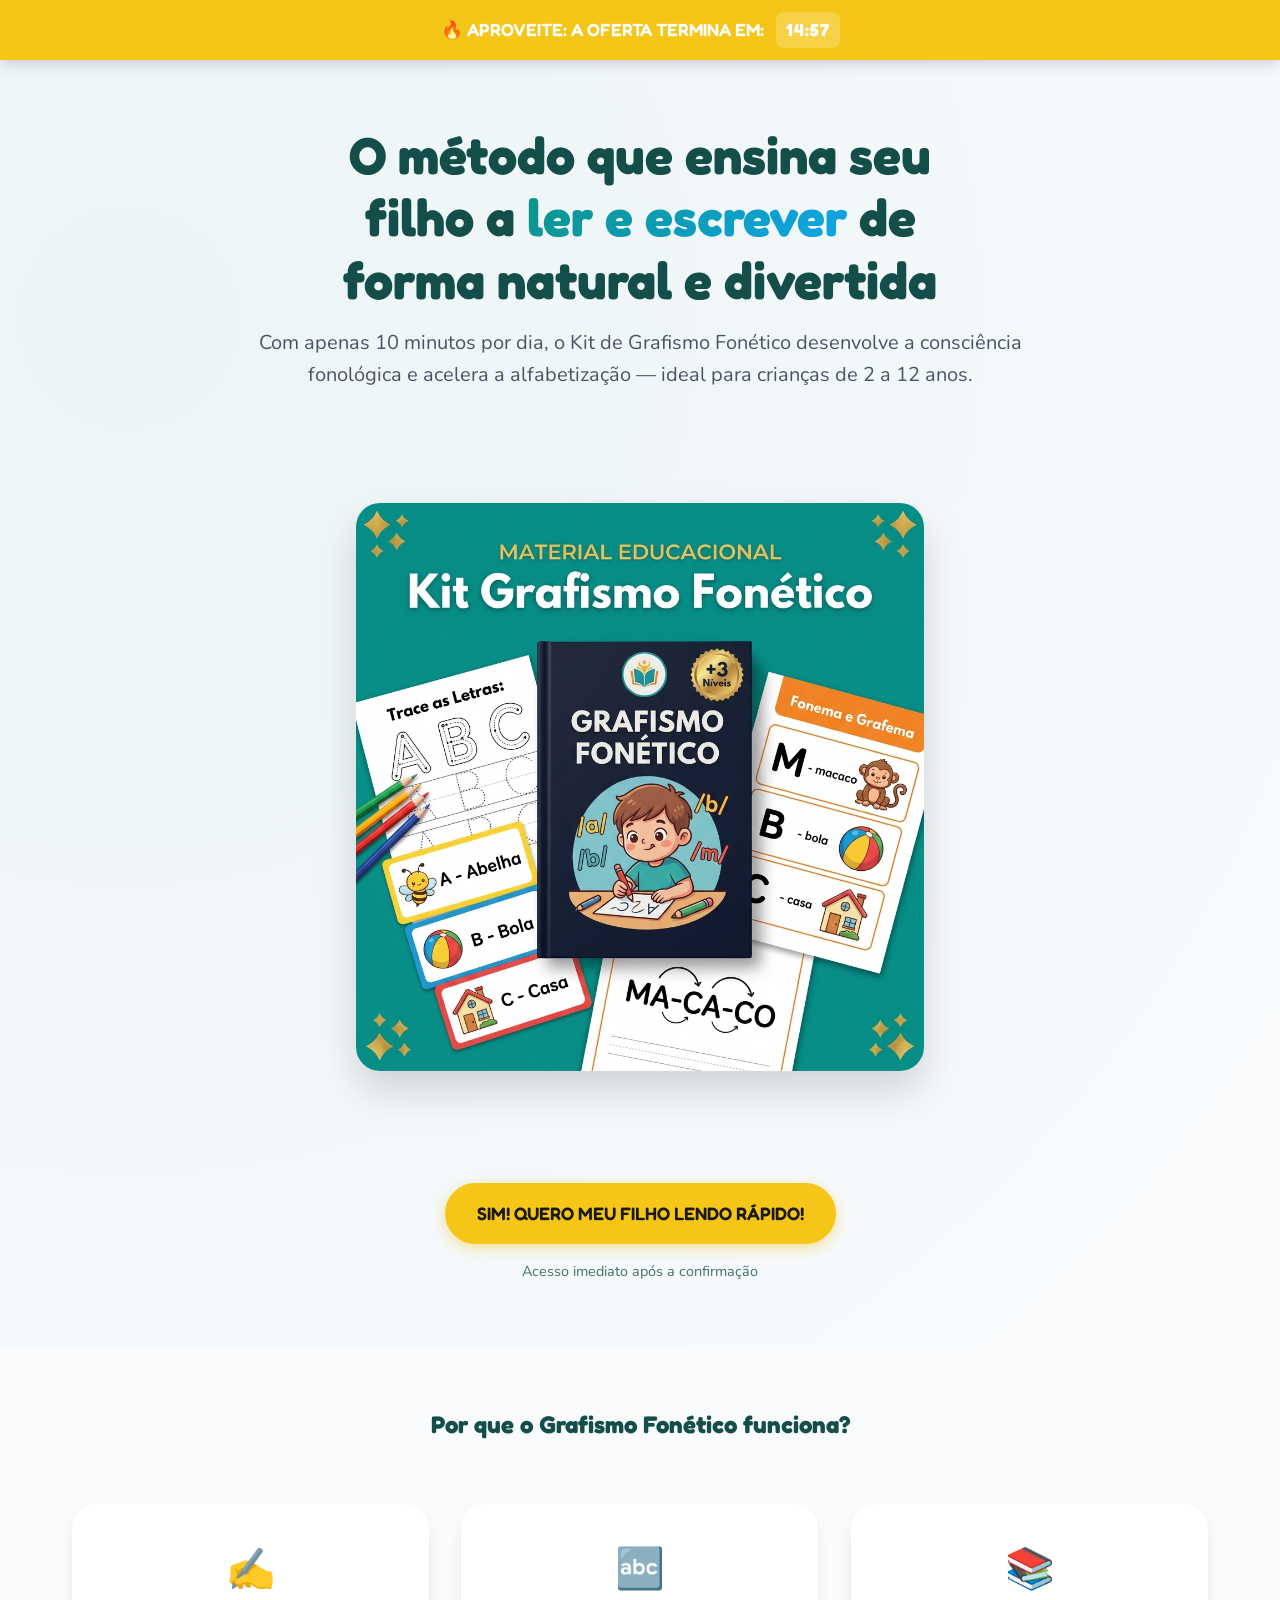
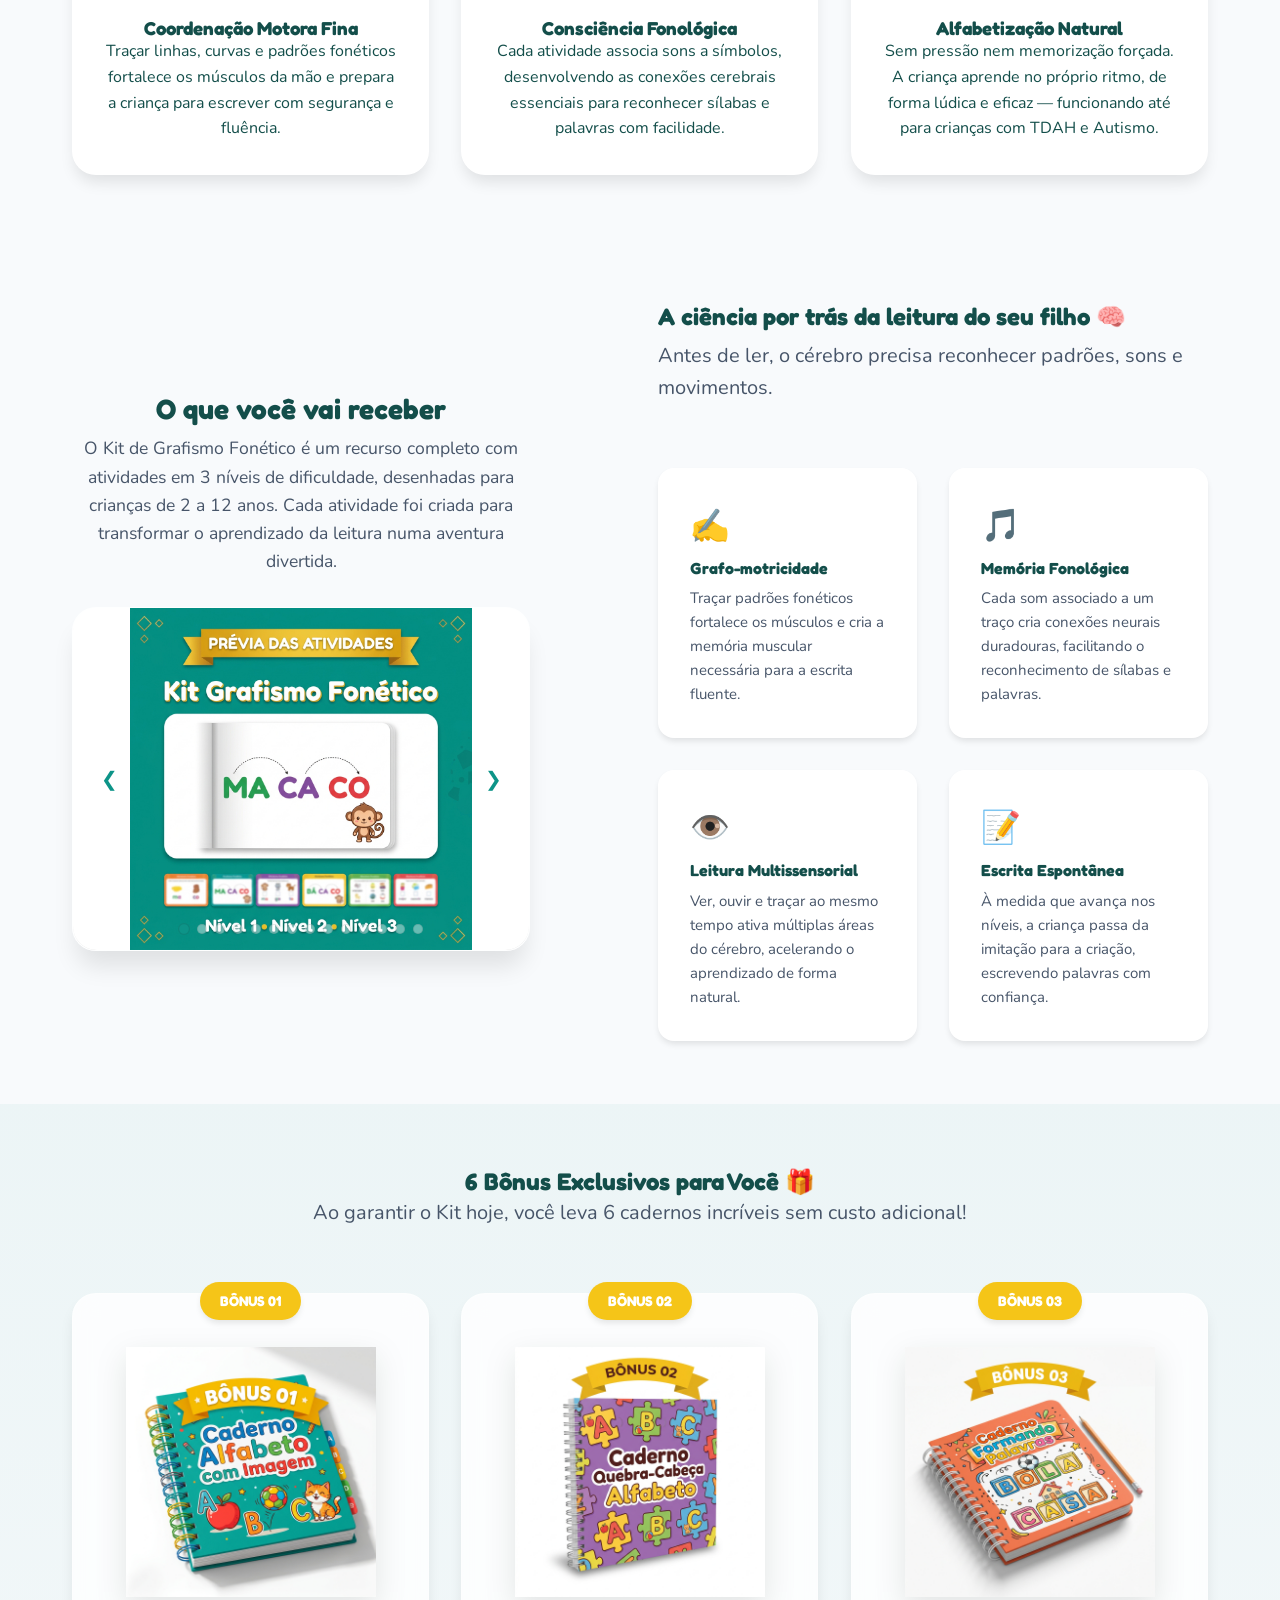
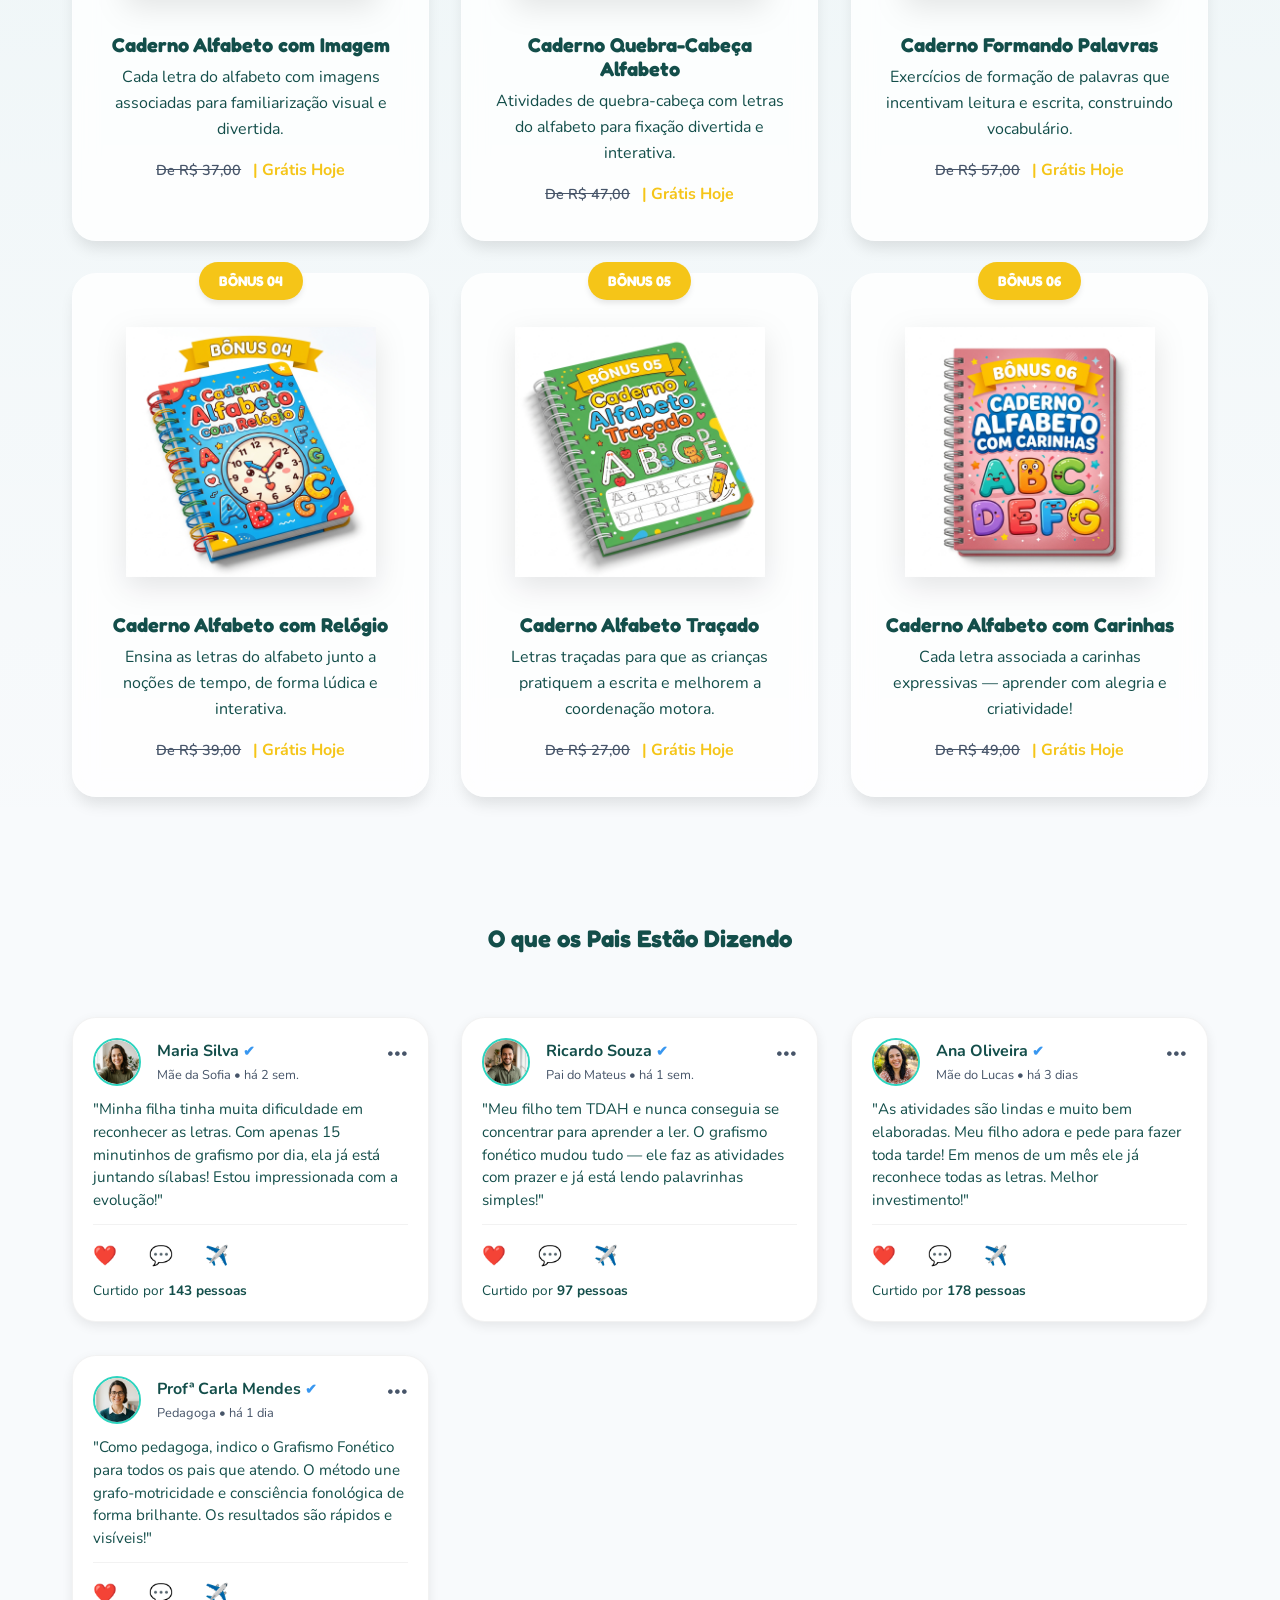
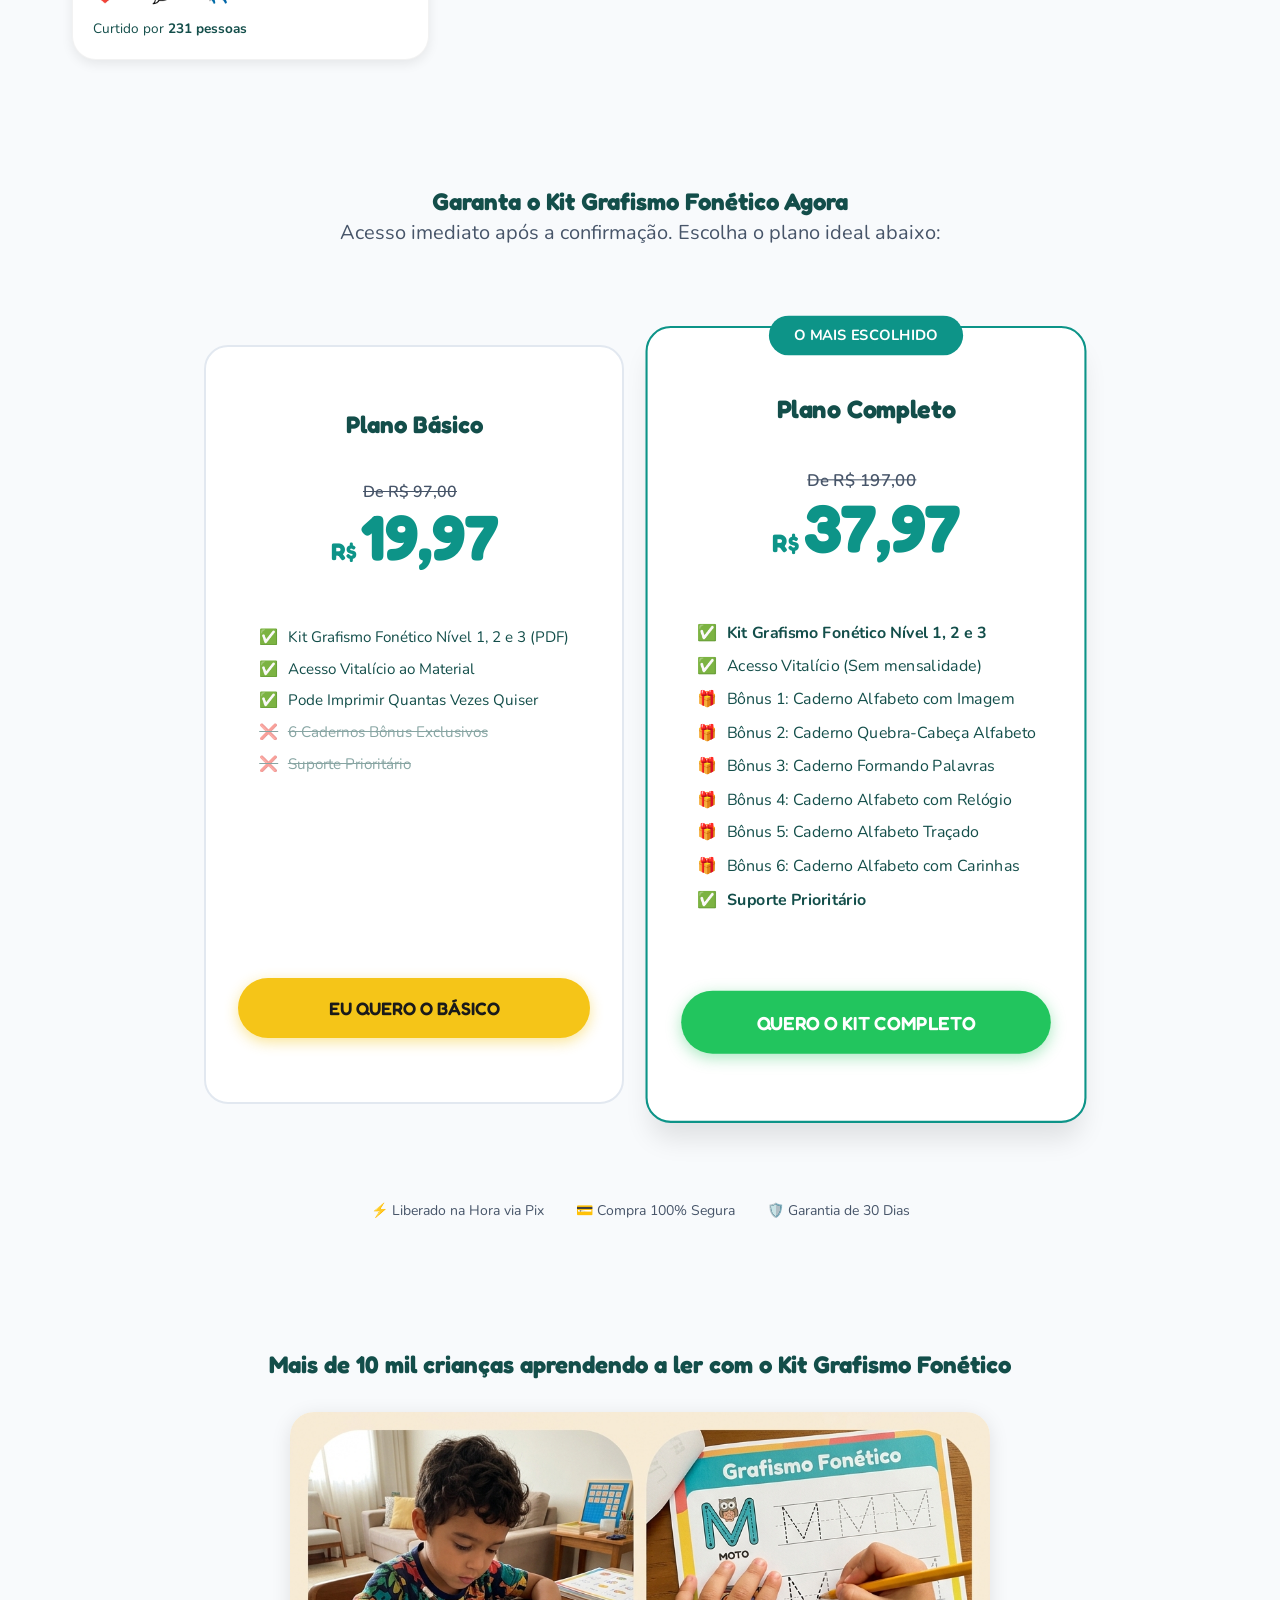
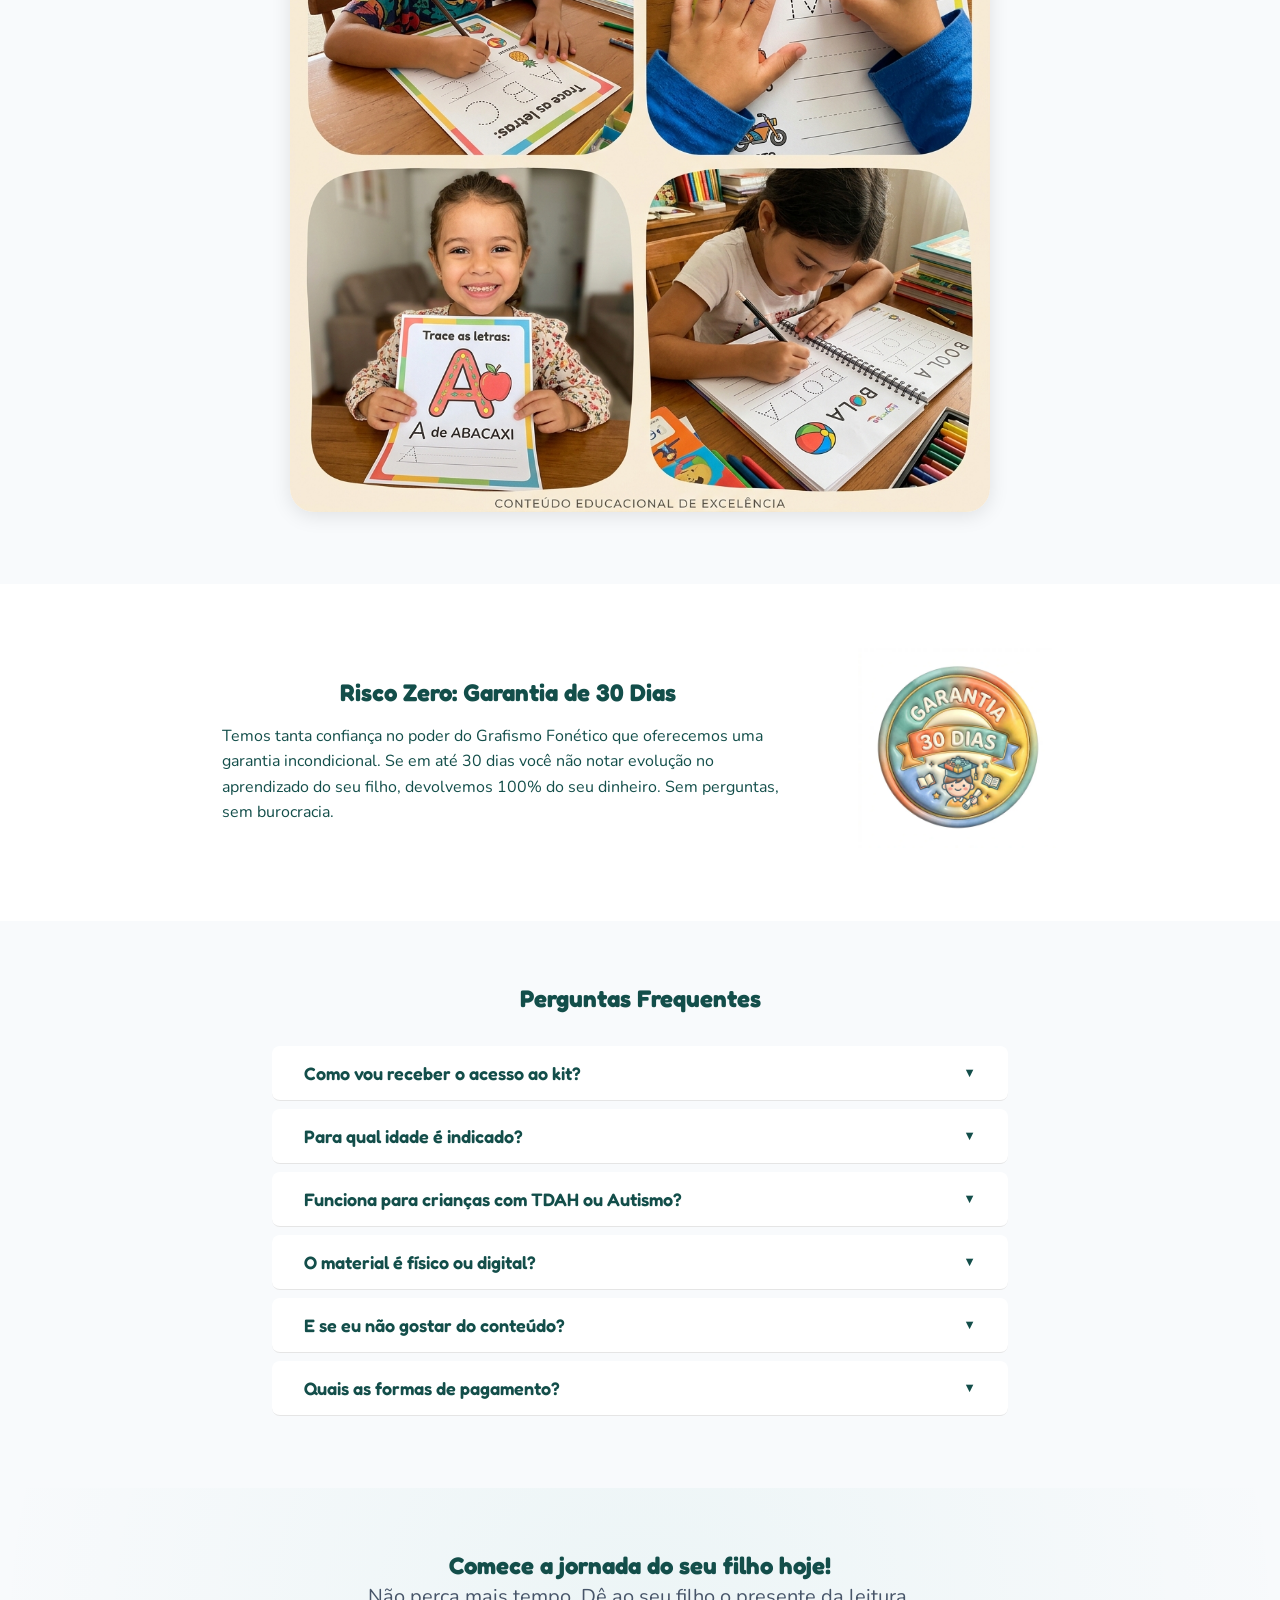
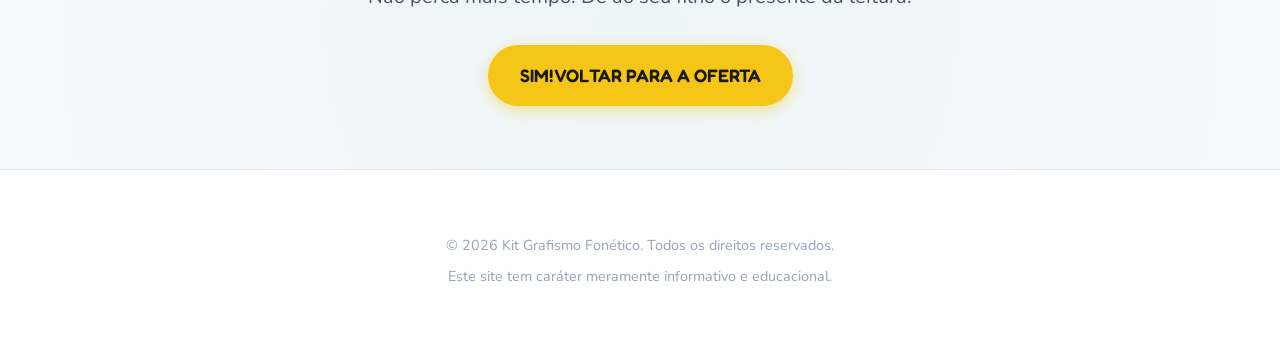
<file: grafismo_a/index.html>
<!DOCTYPE html>
<html lang="pt-BR">

<head>
    <meta charset="UTF-8">
    <meta name="viewport" content="width=device-width, initial-scale=1.0">
    <title>Kit Grafismo Fonético - O Método que Ensina seu Filho a Ler</title>
    <link rel="icon" type="image/png" href="assets/favicon.png">
    <meta name="description"
        content="Atividades de Grafismo Fonético que desenvolvem a consciência fonológica e coordenação motora, acelerando a alfabetização de crianças de 2 a 12 anos de forma divertida.">
    <link rel="stylesheet" href="style.css">
    <!-- Meta Pixel Code -->
    <script>
    !function(f,b,e,v,n,t,s)
    {if(f.fbq)return;n=f.fbq=function(){n.callMethod?
    n.callMethod.apply(n,arguments):n.queue.push(arguments)};
    if(!f._fbq)f._fbq=n;n.push=n;n.loaded=!0;n.version='2.0';
    n.queue=[];t=b.createElement(e);t.async=!0;
    t.src=v;s=b.getElementsByTagName(e)[0];
    s.parentNode.insertBefore(t,s)}(window, document,'script',
    'https://connect.facebook.net/en_US/fbevents.js');
    fbq('init', '3112123079176322');
    fbq('track', 'PageView');
    </script>
    <noscript><img height="1" width="1" style="display:none"
    src="https://www.facebook.com/tr?id=3112123079176322&ev=PageView&noscript=1"
    /></noscript>
    <!-- End Meta Pixel Code -->
    <script src="https://cdn.utmify.com.br/scripts/utms/latest.js" data-utmify-prevent-xcod-sck
        data-utmify-prevent-subids async defer></script>
</head>

<body>

    <!-- Countdown Timer Bar -->
    <div class="timer-bar">
        <div class="container">
            <div class="timer-content">
                <span>🔥 APROVEITE: A OFERTA TERMINA EM:</span>
                <span id="countdown-timer" class="timer-numbers">15:00</span>
            </div>
        </div>
    </div>

    <!-- Hero Section -->
    <header class="section hero">
        <div class="container grid-hero">
            <div class="hero-content reveal">
                <h1>O método que ensina seu filho a <span class="text-gradient">ler e escrever</span> de forma natural e divertida</h1>
                <p class="lead">Com apenas 10 minutos por dia, o Kit de Grafismo Fonético desenvolve a consciência fonológica e acelera a alfabetização — ideal para crianças de 2 a 12 anos.</p>
            </div>
            <div class="hero-visual reveal delayed">
                <div class="visual-wrapper">
                    <img src="./assets/hero_main.png" alt="Kit Grafismo Fonético" class="hero-img">
                </div>
            </div>
            <div class="hero-cta reveal">
                <div class="cta-group">
                    <a href="#oferta" class="btn btn-primary">SIM!
                        QUERO MEU FILHO LENDO RÁPIDO!</a>
                    <p class="small-info">Acesso imediato após a confirmação</p>
                </div>
            </div>
        </div>
    </header>

    <!-- Benefits Section -->
    <section id="beneficios" class="section bg-alt">
        <div class="container text-center">
            <h2 class="reveal">Por que o Grafismo Fonético funciona?</h2>
            <div class="benefits-grid">
                <div class="benefit-card glass reveal">
                    <div class="icon">✍️</div>
                    <h3>Coordenação Motora Fina</h3>
                    <p>Traçar linhas, curvas e padrões fonéticos fortalece os músculos da mão e prepara a criança para escrever com segurança e fluência.</p>
                </div>
                <div class="benefit-card glass reveal">
                    <div class="icon">🔤</div>
                    <h3>Consciência Fonológica</h3>
                    <p>Cada atividade associa sons a símbolos, desenvolvendo as conexões cerebrais essenciais para reconhecer sílabas e palavras com facilidade.</p>
                </div>
                <div class="benefit-card glass reveal">
                    <div class="icon">📚</div>
                    <h3>Alfabetização Natural</h3>
                    <p>Sem pressão nem memorização forçada. A criança aprende no próprio ritmo, de forma lúdica e eficaz — funcionando até para crianças com TDAH e Autismo.</p>
                </div>
            </div>
        </div>
    </section>

    <!-- Foundation Section -->
    <section id="fundamentos" class="section">
        <div class="container grid-foundation reveal">
            <div class="foundation-image">
                <div class="carousel-header">
                    <h3>O que você vai receber</h3>
                    <p>O Kit de Grafismo Fonético é um recurso completo com atividades em 3 níveis de dificuldade, desenhadas para crianças de 2 a 12 anos. Cada atividade foi criada para transformar o aprendizado da leitura numa aventura divertida.</p>
                </div>
                <div class="carousel-container glass">
                    <div class="carousel-track">
                        <img src="./assets/capa_kit.png" class="carousel-slide active" alt="Kit Grafismo Fonético - Prévia das Atividades">
                        <img src="./assets/atividade_01.webp" class="carousel-slide" alt="Atividade de Grafismo Fonético 1">
                        <img src="./assets/atividade_02.webp" class="carousel-slide" alt="Atividade de Grafismo Fonético 2">
                        <img src="./assets/atividade_03.webp" class="carousel-slide" alt="Atividade de Grafismo Fonético 3">
                        <img src="./assets/atividade_04.webp" class="carousel-slide" alt="Atividade de Grafismo Fonético 4">
                        <img src="./assets/atividade_05.webp" class="carousel-slide" alt="Atividade de Grafismo Fonético 5">
                        <img src="./assets/atividade_06.webp" class="carousel-slide" alt="Atividade de Grafismo Fonético 6">
                        <img src="./assets/atividade_07.webp" class="carousel-slide" alt="Atividade de Grafismo Fonético 7">
                        <img src="./assets/atividade_08.webp" class="carousel-slide" alt="Atividade de Grafismo Fonético 8">
                        <img src="./assets/atividade_09.webp" class="carousel-slide" alt="Atividade de Grafismo Fonético 9">
                        <img src="./assets/atividade_10.webp" class="carousel-slide" alt="Atividade de Grafismo Fonético 10">
                        <img src="./assets/atividade_11.webp" class="carousel-slide" alt="Atividade de Grafismo Fonético 11">
                        <img src="./assets/atividade_12.webp" class="carousel-slide" alt="Atividade de Grafismo Fonético 12">
                        <img src="./assets/atividade_13.webp" class="carousel-slide" alt="Atividade de Grafismo Fonético 13">
                    </div>
                    <div class="carousel-nav">
                        <button class="carousel-prev" aria-label="Anterior">❮</button>
                        <button class="carousel-next" aria-label="Próximo">❯</button>
                    </div>
                    <div class="carousel-dots"></div>
                </div>
            </div>
            <div class="foundation-content">
                <h2>A ciência por trás da leitura do seu filho 🧠</h2>
                <p class="lead">Antes de ler, o cérebro precisa reconhecer padrões, sons e movimentos.</p>
                <div class="foundation-grid">
                    <div class="foundation-item">
                        <div class="icon">✍️</div>
                        <h4>Grafo-motricidade</h4>
                        <p>Traçar padrões fonéticos fortalece os músculos e cria a memória muscular necessária para a escrita fluente.</p>
                    </div>
                    <div class="foundation-item">
                        <div class="icon">🎵</div>
                        <h4>Memória Fonológica</h4>
                        <p>Cada som associado a um traço cria conexões neurais duradouras, facilitando o reconhecimento de sílabas e palavras.</p>
                    </div>
                    <div class="foundation-item">
                        <div class="icon">👁️</div>
                        <h4>Leitura Multissensorial</h4>
                        <p>Ver, ouvir e traçar ao mesmo tempo ativa múltiplas áreas do cérebro, acelerando o aprendizado de forma natural.</p>
                    </div>
                    <div class="foundation-item">
                        <div class="icon">📝</div>
                        <h4>Escrita Espontânea</h4>
                        <p>À medida que avança nos níveis, a criança passa da imitação para a criação, escrevendo palavras com confiança.</p>
                    </div>
                </div>
            </div>
        </div>
    </section>

    <!-- Bonus Section -->
    <section id="bonus" class="section bonus">
        <div class="container text-center">
            <h2 class="reveal">6 Bônus Exclusivos para Você 🎁</h2>
            <p class="lead reveal">Ao garantir o Kit hoje, você leva 6 cadernos incríveis sem custo adicional!</p>
            <div class="bonus-grid">
                <div class="bonus-card glass reveal">
                    <span class="bonus-badge">BÔNUS 01</span>
                    <div class="bonus-img">
                        <img src="./assets/bonus_1.png" alt="Caderno Alfabeto com Imagem">
                    </div>
                    <h3>Caderno Alfabeto com Imagem</h3>
                    <p>Cada letra do alfabeto com imagens associadas para familiarização visual e divertida.</p>
                    <div class="bonus-pricing">
                        <span class="old-price">De R$ 37,00</span>
                        <span class="free-today">| Grátis Hoje</span>
                    </div>
                </div>
                <div class="bonus-card glass reveal">
                    <span class="bonus-badge">BÔNUS 02</span>
                    <div class="bonus-img">
                        <img src="./assets/bonus_2.png" alt="Caderno Quebra-Cabeça Alfabeto">
                    </div>
                    <h3>Caderno Quebra-Cabeça Alfabeto</h3>
                    <p>Atividades de quebra-cabeça com letras do alfabeto para fixação divertida e interativa.</p>
                    <div class="bonus-pricing">
                        <span class="old-price">De R$ 47,00</span>
                        <span class="free-today">| Grátis Hoje</span>
                    </div>
                </div>
                <div class="bonus-card glass reveal">
                    <span class="bonus-badge">BÔNUS 03</span>
                    <div class="bonus-img">
                        <img src="./assets/bonus_3.png" alt="Caderno Formando Palavras">
                    </div>
                    <h3>Caderno Formando Palavras</h3>
                    <p>Exercícios de formação de palavras que incentivam leitura e escrita, construindo vocabulário.</p>
                    <div class="bonus-pricing">
                        <span class="old-price">De R$ 57,00</span>
                        <span class="free-today">| Grátis Hoje</span>
                    </div>
                </div>
                <div class="bonus-card glass reveal">
                    <span class="bonus-badge">BÔNUS 04</span>
                    <div class="bonus-img">
                        <img src="./assets/bonus_4.png" alt="Caderno Alfabeto com Relógio">
                    </div>
                    <h3>Caderno Alfabeto com Relógio</h3>
                    <p>Ensina as letras do alfabeto junto a noções de tempo, de forma lúdica e interativa.</p>
                    <div class="bonus-pricing">
                        <span class="old-price">De R$ 39,00</span>
                        <span class="free-today">| Grátis Hoje</span>
                    </div>
                </div>
                <div class="bonus-card glass reveal">
                    <span class="bonus-badge">BÔNUS 05</span>
                    <div class="bonus-img">
                        <img src="./assets/bonus_5.png" alt="Caderno Alfabeto Traçado">
                    </div>
                    <h3>Caderno Alfabeto Traçado</h3>
                    <p>Letras traçadas para que as crianças pratiquem a escrita e melhorem a coordenação motora.</p>
                    <div class="bonus-pricing">
                        <span class="old-price">De R$ 27,00</span>
                        <span class="free-today">| Grátis Hoje</span>
                    </div>
                </div>
                <div class="bonus-card glass reveal">
                    <span class="bonus-badge">BÔNUS 06</span>
                    <div class="bonus-img">
                        <img src="./assets/bonus_6.png" alt="Caderno Alfabeto com Carinhas">
                    </div>
                    <h3>Caderno Alfabeto com Carinhas</h3>
                    <p>Cada letra associada a carinhas expressivas — aprender com alegria e criatividade!</p>
                    <div class="bonus-pricing">
                        <span class="old-price">De R$ 49,00</span>
                        <span class="free-today">| Grátis Hoje</span>
                    </div>
                </div>
            </div>
        </div>
    </section>

    <!-- Testimonials Section -->
    <section id="depoimentos" class="section">
        <div class="container text-center">
            <h2 class="reveal">O que os Pais Estão Dizendo</h2>
                <div class="testimonials-grid">
                    <!-- Depoimento 1 -->
                    <div class="social-card reveal">
                        <div class="social-header">
                            <img src="./assets/parent_1.png" alt="Maria Silva" class="social-avatar">
                            <div class="social-meta">
                                <p class="social-name">Maria Silva <span class="verified-badge">✔</span></p>
                                <p class="social-context">Mãe da Sofia • há 2 sem.</p>
                            </div>
                            <span class="social-more">•••</span>
                        </div>
                        <div class="social-body">
                            <p>"Minha filha tinha muita dificuldade em reconhecer as letras. Com apenas 15 minutinhos de grafismo por dia, ela já está juntando sílabas! Estou impressionada com a evolução!"</p>
                        </div>
                        <div class="social-footer">
                            <div class="social-actions">
                                <span>❤️</span>
                                <span>💬</span>
                                <span>✈️</span>
                            </div>
                            <p class="social-likes">Curtido por <strong>143 pessoas</strong></p>
                        </div>
                    </div>

                    <!-- Depoimento 2 -->
                    <div class="social-card reveal">
                        <div class="social-header">
                            <img src="./assets/parent_2.png" alt="Ricardo Souza" class="social-avatar">
                            <div class="social-meta">
                                <p class="social-name">Ricardo Souza <span class="verified-badge">✔</span></p>
                                <p class="social-context">Pai do Mateus • há 1 sem.</p>
                            </div>
                            <span class="social-more">•••</span>
                        </div>
                        <div class="social-body">
                            <p>"Meu filho tem TDAH e nunca conseguia se concentrar para aprender a ler. O grafismo fonético mudou tudo — ele faz as atividades com prazer e já está lendo palavrinhas simples!"</p>
                        </div>
                        <div class="social-footer">
                            <div class="social-actions">
                                <span>❤️</span>
                                <span>💬</span>
                                <span>✈️</span>
                            </div>
                            <p class="social-likes">Curtido por <strong>97 pessoas</strong></p>
                        </div>
                    </div>

                    <!-- Depoimento 3 -->
                    <div class="social-card reveal">
                        <div class="social-header">
                            <img src="./assets/parent_3.png" alt="Ana Oliveira" class="social-avatar">
                            <div class="social-meta">
                                <p class="social-name">Ana Oliveira <span class="verified-badge">✔</span></p>
                                <p class="social-context">Mãe do Lucas • há 3 dias</p>
                            </div>
                            <span class="social-more">•••</span>
                        </div>
                        <div class="social-body">
                            <p>"As atividades são lindas e muito bem elaboradas. Meu filho adora e pede para fazer toda tarde! Em menos de um mês ele já reconhece todas as letras. Melhor investimento!"</p>
                        </div>
                        <div class="social-footer">
                            <div class="social-actions">
                                <span>❤️</span>
                                <span>💬</span>
                                <span>✈️</span>
                            </div>
                            <p class="social-likes">Curtido por <strong>178 pessoas</strong></p>
                        </div>
                    </div>

                    <!-- Depoimento 4 (Professora) -->
                    <div class="social-card reveal">
                        <div class="social-header">
                            <img src="./assets/teacher_avatar.png" alt="Profª Carla Mendes" class="social-avatar">
                            <div class="social-meta">
                                <p class="social-name">Profª Carla Mendes <span class="verified-badge">✔</span></p>
                                <p class="social-context">Pedagoga • há 1 dia</p>
                            </div>
                            <span class="social-more">•••</span>
                        </div>
                        <div class="social-body">
                            <p>"Como pedagoga, indico o Grafismo Fonético para todos os pais que atendo. O método une grafo-motricidade e consciência fonológica de forma brilhante. Os resultados são rápidos e visíveis!"</p>
                        </div>
                        <div class="social-footer">
                            <div class="social-actions">
                                <span>❤️</span>
                                <span>💬</span>
                                <span>✈️</span>
                            </div>
                            <p class="social-likes">Curtido por <strong>231 pessoas</strong></p>
                        </div>
                    </div>
                </div>
        </div>
    </section>

    <!-- CTA Final Section -->
    <section id="oferta" class="section offer">
        <div class="container text-center reveal">
            <h2 class="reveal">Garanta o Kit Grafismo Fonético Agora</h2>
            <p class="lead reveal">Acesso imediato após a confirmação. Escolha o plano ideal abaixo:</p>

            <div class="offer-box reveal">
                <div class="plans-grid">
                    <!-- Plano Básico -->
                    <div class="plan-card">
                        <h3 class="plan-name">Plano Básico</h3>
                        <div class="plan-price">
                            <span class="old-price">De R$ 97,00</span>
                            <div class="main-price">
                                <span class="currency">R$</span>
                                <span class="value">19,97</span>
                            </div>
                        </div>
                        <ul class="plan-features">
                            <li><span class="check">✅</span> Kit Grafismo Fonético Nível 1, 2 e 3 (PDF)</li>
                            <li><span class="check">✅</span> Acesso Vitalício ao Material</li>
                            <li><span class="check">✅</span> Pode Imprimir Quantas Vezes Quiser</li>
                            <li style="opacity: 0.5; text-decoration: line-through;"><span class="check">❌</span> 6 Cadernos Bônus Exclusivos</li>
                            <li style="opacity: 0.5; text-decoration: line-through;"><span class="check">❌</span> Suporte Prioritário</li>
                        </ul>
                        <a href="https://lastlink.com/p/CEA8CDC81/checkout-payment" class="btn btn-primary">EU QUERO O BÁSICO</a>
                    </div>

                    <!-- Plano Premium -->
                    <div class="plan-card featured">
                        <span class="plan-badge">O MAIS ESCOLHIDO</span>
                        <h3 class="plan-name">Plano Completo</h3>
                        <div class="plan-price">
                            <span class="old-price">De R$ 197,00</span>
                            <div class="main-price">
                                <span class="currency">R$</span>
                                <span class="value">37,97</span>
                            </div>
                        </div>
                        <ul class="plan-features">
                            <li><span class="check">✅</span> <strong>Kit Grafismo Fonético Nível 1, 2 e 3</strong></li>
                            <li><span class="check">✅</span> Acesso Vitalício (Sem mensalidade)</li>
                            <li><span class="check">🎁</span> Bônus 1: Caderno Alfabeto com Imagem</li>
                            <li><span class="check">🎁</span> Bônus 2: Caderno Quebra-Cabeça Alfabeto</li>
                            <li><span class="check">🎁</span> Bônus 3: Caderno Formando Palavras</li>
                            <li><span class="check">🎁</span> Bônus 4: Caderno Alfabeto com Relógio</li>
                            <li><span class="check">🎁</span> Bônus 5: Caderno Alfabeto Traçado</li>
                            <li><span class="check">🎁</span> Bônus 6: Caderno Alfabeto com Carinhas</li>
                            <li><span class="check">✅</span> <strong>Suporte Prioritário</strong></li>
                        </ul>
                        <a href="https://lastlink.com/p/C482AD566/checkout-payment" class="btn btn-success lg">QUERO O KIT COMPLETO</a>
                    </div>
                </div>

                <div class="trust-icons">
                    <span>⚡ Liberado na Hora via Pix</span>
                    <span>💳 Compra 100% Segura</span>
                    <span>🛡️ Garantia de 30 Dias</span>
                </div>
            </div>
        </div>
    </section>

    <!-- Social Proof Toast -->
    <div id="notification-toast">
        <div class="toast-icon">🔥</div>
        <div class="toast-content" id="toast-message">
            <strong>Ana P.</strong> acabou de comprar!
        </div>
    </div>

    <!-- Social Proof Kids -->
    <section class="section social-proof-kids bg-alt">
        <div class="container text-center reveal">
            <h2>Mais de 10 mil crianças aprendendo a ler com o Kit Grafismo Fonético</h2>
            <div class="social-img-wrapper">
                <img src="./assets/social_proof_kids.png" alt="Crianças aprendendo com Grafismo Fonético" class="social-proof-img">
            </div>
        </div>
    </section>

    <!-- Guarantee Section -->
    <section class="section guarantee">
        <div class="container grid-guarantee reveal">
            <div class="guarantee-text">
                <h2>Risco Zero: Garantia de 30 Dias</h2>
                <p>Temos tanta confiança no poder do Grafismo Fonético que oferecemos uma garantia incondicional. Se em até 30 dias você não notar evolução no aprendizado do seu filho, devolvemos 100% do seu dinheiro. Sem perguntas, sem burocracia.</p>
            </div>
            <div class="guarantee-img">
                <img src="./assets/guarantee_badge.webp" alt="Selo de Garantia">
            </div>
        </div>
    </section>

    <!-- FAQ Section -->
    <section id="faq" class="section">
        <div class="container max-md reveal">
            <h2 class="text-center">Perguntas Frequentes</h2>
            <div class="faq-accordion">
                <div class="faq-item">
                    <button class="faq-question">Como vou receber o acesso ao kit? <span class="arrow">▼</span></button>
                    <div class="faq-answer">
                        <p>O acesso é imediato! Assim que seu pagamento for confirmado, você receberá um e-mail com o link para baixar todo o material em PDF.</p>
                    </div>
                </div>
                <div class="faq-item">
                    <button class="faq-question">Para qual idade é indicado? <span class="arrow">▼</span></button>
                    <div class="faq-answer">
                        <p>O kit foi desenvolvido para crianças de 2 a 12 anos, com 3 níveis de dificuldade para cada fase do desenvolvimento — da primeira infância ao ensino fundamental.</p>
                    </div>
                </div>
                <div class="faq-item">
                    <button class="faq-question">Funciona para crianças com TDAH ou Autismo? <span class="arrow">▼</span></button>
                    <div class="faq-answer">
                        <p>Sim! O método é especialmente eficaz para crianças com TDAH, Autismo ou dificuldades de foco, pois une movimento, som e imagem, estimulando múltiplos sentidos ao mesmo tempo.</p>
                    </div>
                </div>
                <div class="faq-item">
                    <button class="faq-question">O material é físico ou digital? <span class="arrow">▼</span></button>
                    <div class="faq-answer">
                        <p>O material é 100% digital em PDF de alta qualidade. Você pode imprimir quantas vezes quiser, pois o acesso é vitalício!</p>
                    </div>
                </div>
                <div class="faq-item">
                    <button class="faq-question">E se eu não gostar do conteúdo? <span class="arrow">▼</span></button>
                    <div class="faq-answer">
                        <p>Não se preocupe! Você tem nossa garantia incondicional de 30 dias. Se por qualquer motivo não ficar satisfeito, basta nos enviar um e-mail e devolvemos todo o seu investimento.</p>
                    </div>
                </div>
                <div class="faq-item">
                    <button class="faq-question">Quais as formas de pagamento? <span class="arrow">▼</span></button>
                    <div class="faq-answer">
                        <p>Você pode pagar com cartão de crédito, boleto bancário ou PIX. O acesso via PIX é liberado na hora!</p>
                    </div>
                </div>
            </div>
        </div>
    </section>

    <!-- Exit Intent Modal -->
    <div id="exit-intent-modal">
        <div class="modal-content">
            <button class="modal-close" aria-label="Fechar">&times;</button>
            <span class="modal-icon">🎁</span>
            <h2>ESPERE! Temos um presente para você.</h2>
            <p>Não saia agora sem garantir o <strong>desconto especial de 70%</strong> que liberamos para você.</p>
            <a href="desconto.html" class="btn btn-primary">QUERO MEU DESCONTO AGORA</a>
        </div>
    </div>

    <!-- Final Call to Action -->
    <section class="section final-cta">
        <div class="container text-center reveal">
            <h2>Comece a jornada do seu filho hoje!</h2>
            <p class="lead">Não perca mais tempo. Dê ao seu filho o presente da leitura.</p>
            <a href="#oferta" class="btn btn-primary lg">SIM! VOLTAR PARA A OFERTA</a>
        </div>
    </section>

    <footer>
        <div class="container">
            <p>&copy; 2026 Kit Grafismo Fonético. Todos os direitos reservados.</p>
            <p>Este site tem caráter meramente informativo e educacional.</p>
        </div>
    </footer>

    <script src="main.js"></script>
</body>

</html>
</file>
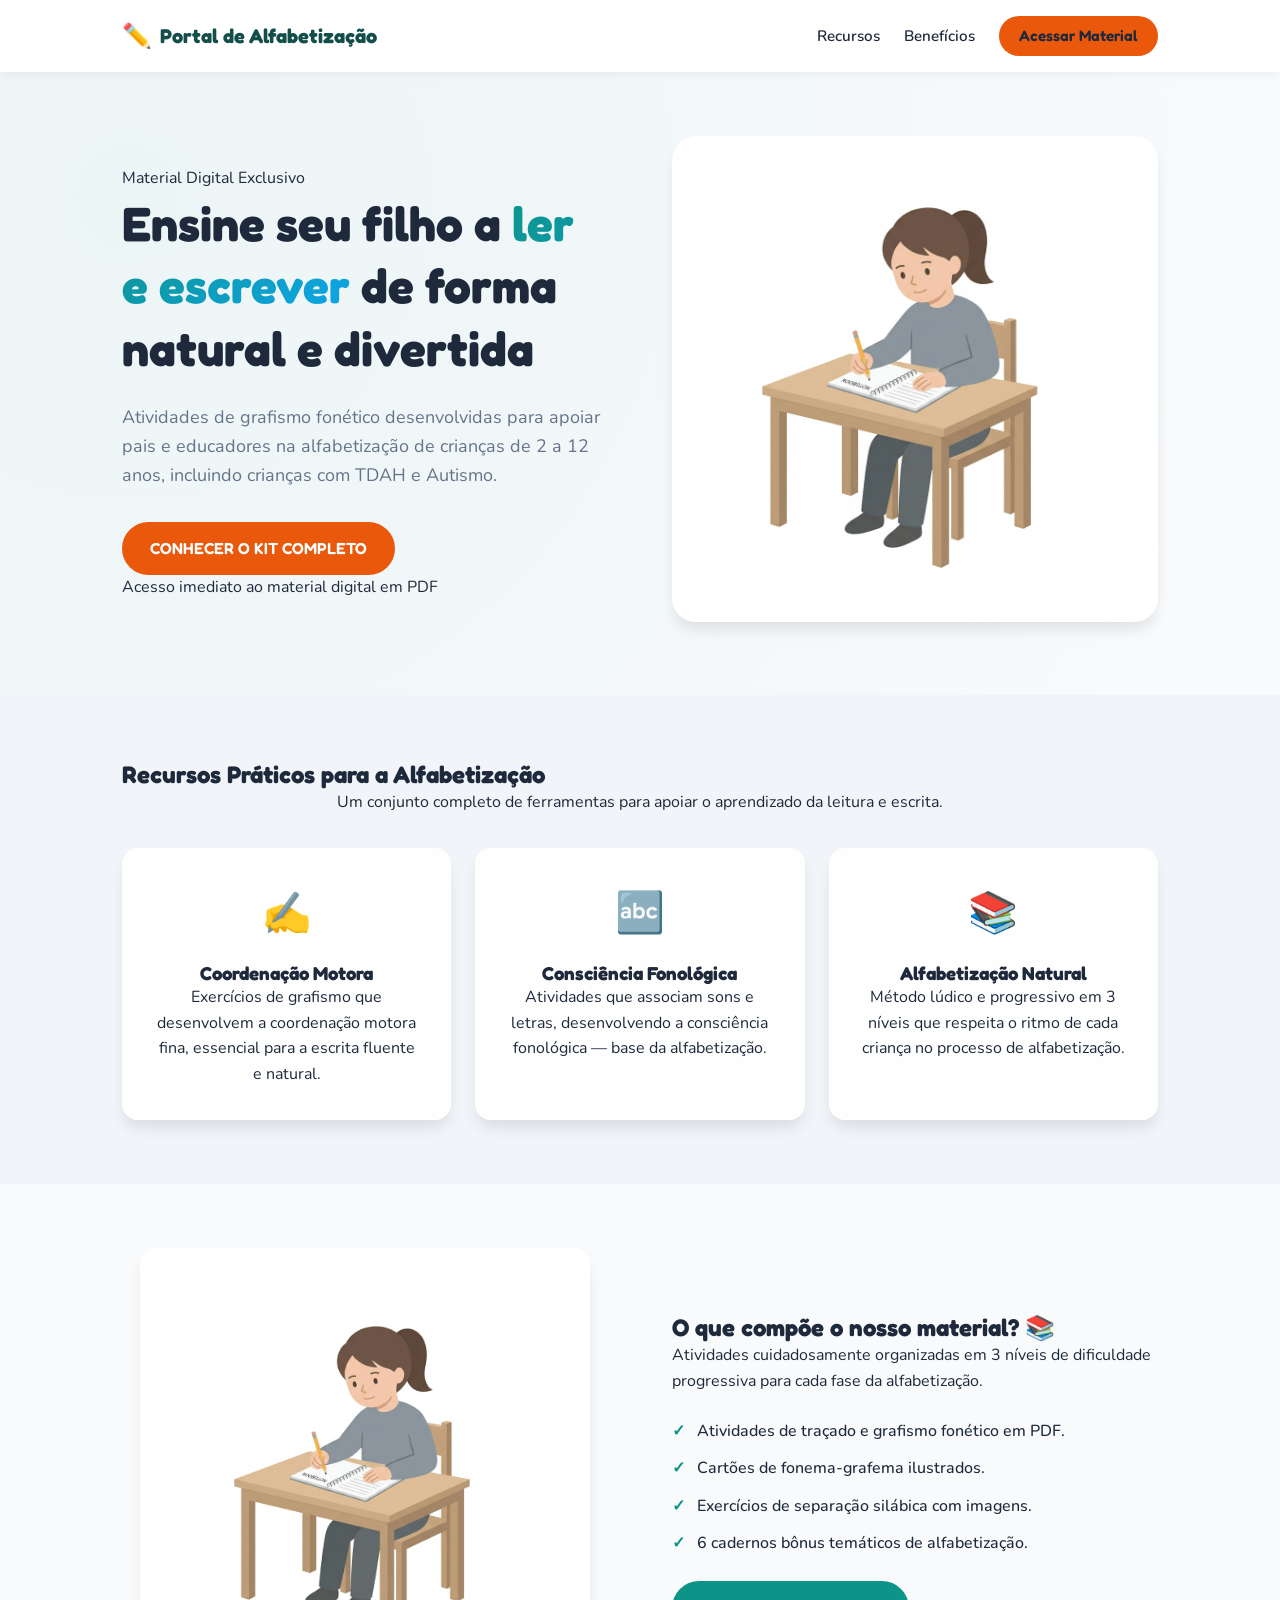
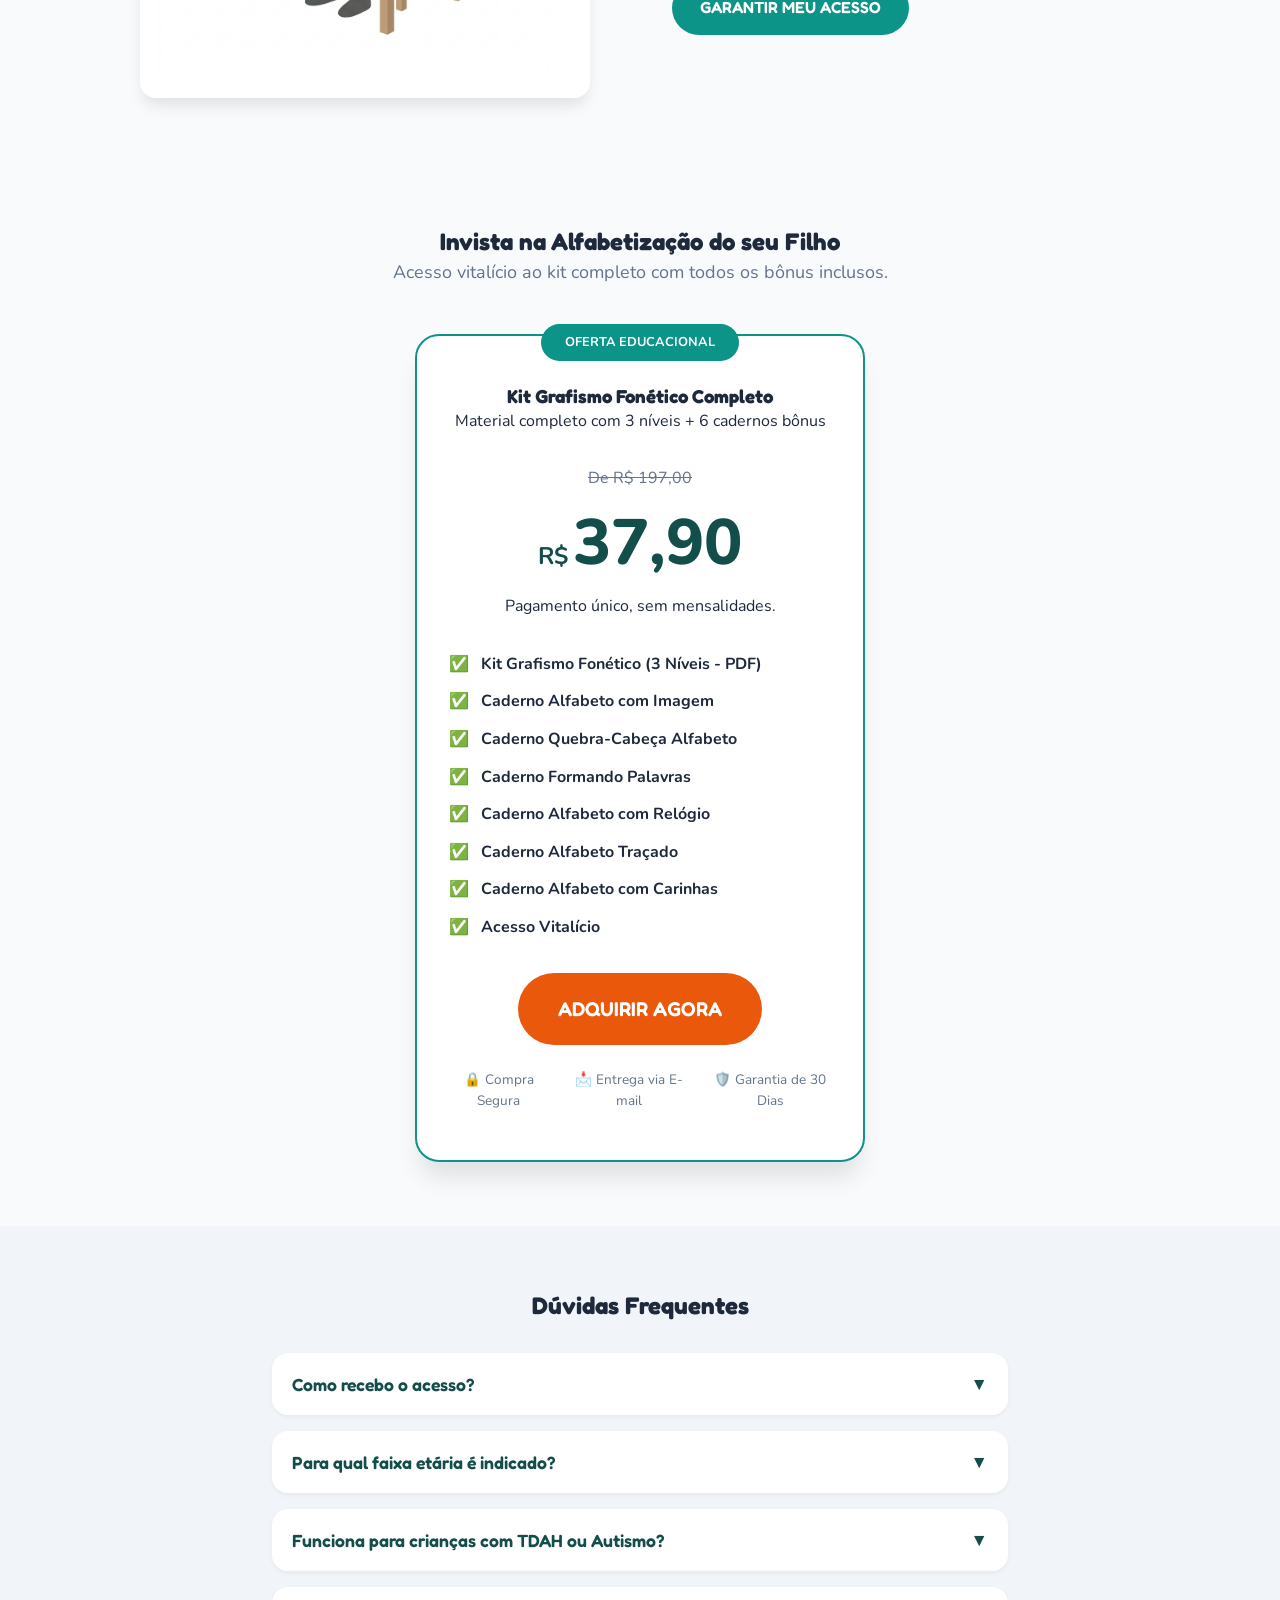
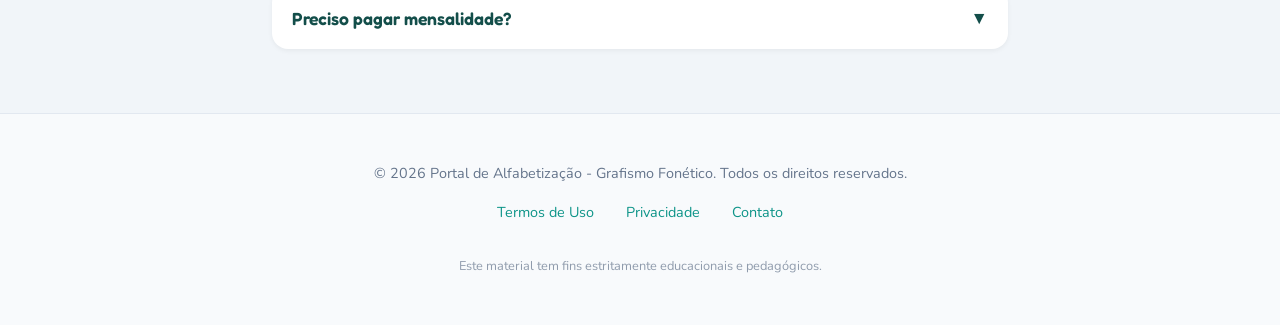
<file: pv01/index.html>
<!DOCTYPE html>
<html lang="pt-BR">

<head>
    <meta charset="UTF-8">
    <meta name="viewport" content="width=device-width, initial-scale=1.0">
    <title>Portal de Alfabetização Infantil - Recursos Pedagógicos</title>
    <link rel="icon" type="image/png" href="assets/favicon.png">
    <meta name="description"
        content="Recursos pedagógicos práticos para estimular a alfabetização, coordenação motora e consciência fonológica de forma lúdica e divertida.">
    <link rel="stylesheet" href="style.css">
    <!-- Meta Pixel Code -->
    <script>
        !function (f, b, e, v, n, t, s) {
            if (f.fbq) return; n = f.fbq = function () {
                n.callMethod ?
                    n.callMethod.apply(n, arguments) : n.queue.push(arguments)
            };
            if (!f._fbq) f._fbq = n; n.push = n; n.loaded = !0; n.version = '2.0';
            n.queue = []; t = b.createElement(e); t.async = !0;
            t.src = v; s = b.getElementsByTagName(e)[0];
            s.parentNode.insertBefore(t, s)
        }(window, document, 'script',
            'https://connect.facebook.net/en_US/fbevents.js');
        fbq('init', '[SEU_PIXEL_ID]');
        fbq('track', 'PageView');
    </script>
    <noscript>
        <img height="1" width="1" style="display:none"
            src="https://www.facebook.com/tr?id=[SEU_PIXEL_ID]&ev=PageView&noscript=1" />
    </noscript>
    <!-- End Meta Pixel Code -->
</head>

<body>

    <nav class="navbar">
        <div class="container">
            <div class="logo">
                <span class="logo-icon">✏️</span>
                <span class="logo-text">Portal de Alfabetização</span>
            </div>
            <div class="nav-links">
                <a href="#recursos">Recursos</a>
                <a href="#beneficios">Benefícios</a>
                <a href="#oferta" class="btn btn-sm btn-primary">Acessar Material</a>
            </div>
        </div>
    </nav>

    <!-- Hero Section -->
    <header class="section hero">
        <div class="container grid-hero">
            <div class="hero-content reveal">
                <span class="badge">Material Digital Exclusivo</span>
                <h1>Ensine seu filho a <span class="text-gradient">ler e escrever</span> de forma natural e divertida</h1>
                <p class="lead">Atividades de grafismo fonético desenvolvidas para apoiar pais e educadores na alfabetização de crianças de 2 a 12 anos, incluindo crianças com TDAH e Autismo.</p>
                <div class="cta-group">
                    <a href="#oferta" class="btn btn-primary">CONHECER O KIT COMPLETO</a>
                    <p class="small-info">Acesso imediato ao material digital em PDF</p>
                </div>
            </div>
            <div class="hero-visual reveal delayed">
                <div class="visual-wrapper">
                    <img src="./assets/hero_main.png" alt="Kit Grafismo Fonético" class="hero-img">
                </div>
            </div>
        </div>
    </header>

    <!-- Resources Section -->
    <section id="recursos" class="section bg-alt">
        <div class="container">
            <h2 class="reveal">Recursos Práticos para a Alfabetização</h2>
            <p class="section-subtitle text-center reveal">Um conjunto completo de ferramentas para apoiar o aprendizado da leitura e escrita.</p>
            
            <div class="resources-grid">
                <div class="resource-card glass reveal">
                    <div class="icon">✍️</div>
                    <h3>Coordenação Motora</h3>
                    <p>Exercícios de grafismo que desenvolvem a coordenação motora fina, essencial para a escrita fluente e natural.</p>
                </div>
                <div class="resource-card glass reveal">
                    <div class="icon">🔤</div>
                    <h3>Consciência Fonológica</h3>
                    <p>Atividades que associam sons e letras, desenvolvendo a consciência fonológica — base da alfabetização.</p>
                </div>
                <div class="resource-card glass reveal">
                    <div class="icon">📚</div>
                    <h3>Alfabetização Natural</h3>
                    <p>Método lúdico e progressivo em 3 níveis que respeita o ritmo de cada criança no processo de alfabetização.</p>
                </div>
            </div>
        </div>
    </section>

    <!-- Content Showcase -->
    <section id="conteudo" class="section">
        <div class="container grid-split reveal">
            <div class="content-visual">
                <div class="carousel-container glass">
                    <img src="./assets/hero_main.png" alt="Amostra de Atividade de Grafismo Fonético" class="showcase-img">
                </div>
            </div>
            <div class="content-text">
                <h2>O que compõe o nosso material? 📚</h2>
                <p>Atividades cuidadosamente organizadas em 3 níveis de dificuldade progressiva para cada fase da alfabetização.</p>
                <ul class="check-list">
                    <li><span class="check">✓</span> Atividades de traçado e grafismo fonético em PDF.</li>
                    <li><span class="check">✓</span> Cartões de fonema-grafema ilustrados.</li>
                    <li><span class="check">✓</span> Exercícios de separação silábica com imagens.</li>
                    <li><span class="check">✓</span> 6 cadernos bônus temáticos de alfabetização.</li>
                </ul>
                <a href="#oferta" class="btn btn-secondary">GARANTIR MEU ACESSO</a>
            </div>
        </div>
    </section>

    <!-- Offer Section -->
    <section id="oferta" class="section offer">
        <div class="container text-center reveal">
            <h2 class="reveal">Invista na Alfabetização do seu Filho</h2>
            <p class="lead reveal">Acesso vitalício ao kit completo com todos os bônus inclusos.</p>

            <div class="offer-container">
                <div class="plan-card featured">
                    <span class="plan-badge">OFERTA EDUCACIONAL</span>
                    <h3 class="plan-name">Kit Grafismo Fonético Completo</h3>
                    <p class="plan-desc">Material completo com 3 níveis + 6 cadernos bônus</p>
                    
                    <div class="price-box">
                        <span class="old-price">De R$ 197,00</span>
                        <div class="main-price">
                            <span class="currency">R$</span>
                            <span class="value">37,90</span>
                        </div>
                        <p class="price-info">Pagamento único, sem mensalidades.</p>
                    </div>

                    <ul class="plan-features">
                        <li><span class="check">✅</span> <strong>Kit Grafismo Fonético (3 Níveis - PDF)</strong></li>
                        <li><span class="check">✅</span> <strong>Caderno Alfabeto com Imagem</strong></li>
                        <li><span class="check">✅</span> <strong>Caderno Quebra-Cabeça Alfabeto</strong></li>
                        <li><span class="check">✅</span> <strong>Caderno Formando Palavras</strong></li>
                        <li><span class="check">✅</span> <strong>Caderno Alfabeto com Relógio</strong></li>
                        <li><span class="check">✅</span> <strong>Caderno Alfabeto Traçado</strong></li>
                        <li><span class="check">✅</span> <strong>Caderno Alfabeto com Carinhas</strong></li>
                        <li><span class="check">✅</span> <strong>Acesso Vitalício</strong></li>
                    </ul>

                    <a href="https://pay.lowify.com.br/checkout?product_id=AaS0K7" class="btn btn-primary lg pulse">ADQUIRIR AGORA</a>
                    
                    <div class="trust-badges">
                        <span>🔒 Compra Segura</span>
                        <span>📩 Entrega via E-mail</span>
                        <span>🛡️ Garantia de 30 Dias</span>
                    </div>
                </div>
            </div>
        </div>
    </section>

    <!-- FAQ Section -->
    <section id="faq" class="section bg-alt">
        <div class="container max-md reveal">
            <h2 class="text-center">Dúvidas Frequentes</h2>
            <div class="faq-accordion">
                <div class="faq-item">
                    <button class="faq-question">Como recebo o acesso? <span class="arrow">▼</span></button>
                    <div class="faq-answer">
                        <p>Imediatamente após a confirmação do pagamento, você receberá um link de acesso em seu e-mail para baixar todos os arquivos em formato PDF.</p>
                    </div>
                </div>
                <div class="faq-item">
                    <button class="faq-question">Para qual faixa etária é indicado? <span class="arrow">▼</span></button>
                    <div class="faq-answer">
                        <p>O material é ideal para crianças de 2 a 12 anos. Com 3 níveis progressivos, atende desde o início do grafismo até a alfabetização completa.</p>
                    </div>
                </div>
                <div class="faq-item">
                    <button class="faq-question">Funciona para crianças com TDAH ou Autismo? <span class="arrow">▼</span></button>
                    <div class="faq-answer">
                        <p>Sim! O método foi desenvolvido especialmente para atender crianças com diferentes estilos de aprendizagem, incluindo TDAH e Autismo, com atividades visuais e lúdicas.</p>
                    </div>
                </div>
                <div class="faq-item">
                    <button class="faq-question">Preciso pagar mensalidade? <span class="arrow">▼</span></button>
                    <div class="faq-answer">
                        <p>Não. O acesso é plano único e vitalício. Você paga uma vez e tem acesso para sempre.</p>
                    </div>
                </div>
            </div>
        </div>
    </section>

    <footer class="footer">
        <div class="container text-center">
            <p>&copy; 2026 Portal de Alfabetização - Grafismo Fonético. Todos os direitos reservados.</p>
            <div class="footer-links">
                <a href="#">Termos de Uso</a>
                <a href="#">Privacidade</a>
                <a href="#">Contato</a>
            </div>
            <p class="disclaimer">Este material tem fins estritamente educacionais e pedagógicos.</p>
        </div>
    </footer>

    <script src="main.js"></script>
</body>

</html>
</file>
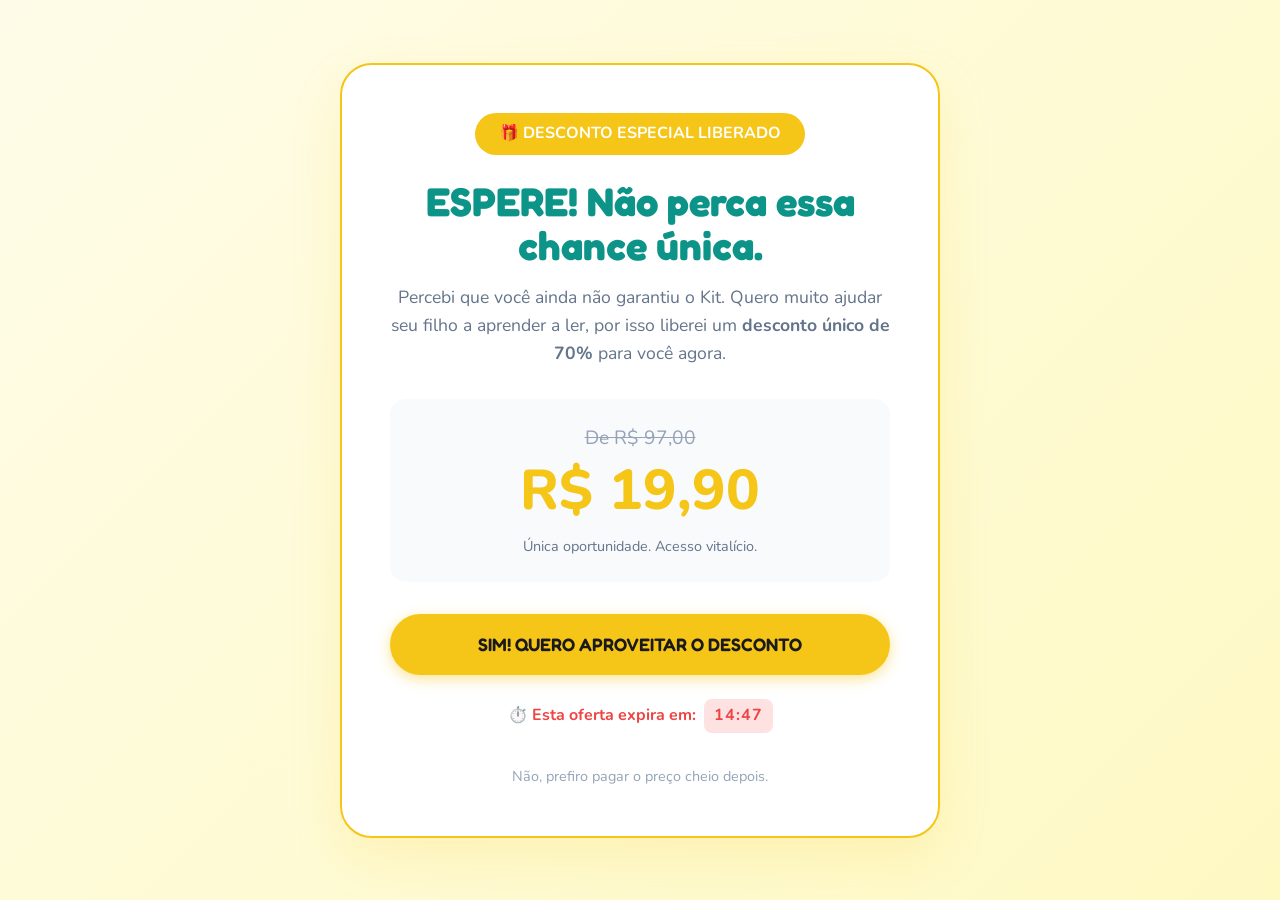
<file: grafismo_a/desconto.html>
<!DOCTYPE html>
<html lang="pt-BR">

<head>
    <meta charset="UTF-8">
    <meta name="viewport" content="width=device-width, initial-scale=1.0">
    <title>OFERTA EXCLUSIVA - Kit Grafismo Fonético</title>
    <link rel="icon" type="image/png" href="assets/favicon.png">
    <link rel="stylesheet" href="style.css">
    <!-- Meta Pixel Code -->
    <script>
    !function(f,b,e,v,n,t,s)
    {if(f.fbq)return;n=f.fbq=function(){n.callMethod?
    n.callMethod.apply(n,arguments):n.queue.push(arguments)};
    if(!f._fbq)f._fbq=n;n.push=n;n.loaded=!0;n.version='2.0';
    n.queue=[];t=b.createElement(e);t.async=!0;
    t.src=v;s=b.getElementsByTagName(e)[0];
    s.parentNode.insertBefore(t,s)}(window, document,'script',
    'https://connect.facebook.net/en_US/fbevents.js');
    fbq('init', '3112123079176322');
    fbq('track', 'PageView');
    </script>
    <noscript><img height="1" width="1" style="display:none"
    src="https://www.facebook.com/tr?id=3112123079176322&ev=PageView&noscript=1"
    /></noscript>
    <!-- End Meta Pixel Code -->
    <script src="https://cdn.utmify.com.br/scripts/utms/latest.js" data-utmify-prevent-xcod-sck
        data-utmify-prevent-subids async defer></script>
    <style>
        .discount-container {
            min-height: 100vh;
            display: flex;
            align-items: center;
            justify-content: center;
            background: linear-gradient(135deg, #FEFCE8 0%, #FEF9C3 100%);
            padding: 2rem 1rem;
        }

        .discount-card {
            max-width: 600px;
            width: 100%;
            background: white;
            border-radius: 2rem;
            padding: 3rem;
            text-align: center;
            box-shadow: 0 20px 50px rgba(245, 197, 24, 0.15);
            border: 2px solid var(--cta);
            position: relative;
            overflow: hidden;
        }

        .discount-badge {
            background: var(--cta);
            color: white;
            padding: 0.5rem 1.5rem;
            border-radius: 2rem;
            font-weight: 700;
            display: inline-block;
            margin-bottom: 1.5rem;
            animation: pulse-glow 2s infinite;
        }

        .discount-card h1 {
            color: var(--primary);
            font-size: 2.5rem;
            margin-bottom: 1rem;
            line-height: 1.1;
        }

        .discount-card p {
            font-size: 1.1rem;
            color: #64748b;
            margin-bottom: 2rem;
        }

        .price-discount {
            margin: 2rem 0;
            padding: 1.5rem;
            background: #F8FAFC;
            border-radius: 1rem;
        }

        .old-price-line {
            text-decoration: line-through;
            color: #94a3b8;
            font-size: 1.2rem;
        }

        .new-price-big {
            font-size: 3.5rem;
            font-weight: 800;
            color: var(--cta);
            display: block;
            margin-top: -0.5rem;
        }

        .timer-warning {
            color: #ef4444;
            font-weight: 700;
            margin-top: 1.5rem;
            display: flex;
            align-items: center;
            justify-content: center;
            gap: 8px;
        }

        @media (max-width: 480px) {
            .discount-card {
                padding: 2rem 1.5rem;
            }

            .discount-card h1 {
                font-size: 1.8rem;
            }

            .new-price-big {
                font-size: 2.8rem;
            }
        }
    </style>
</head>

<body>
    <div class="discount-container">
        <div class="discount-card reveal active">
            <span class="discount-badge">🎁 DESCONTO ESPECIAL LIBERADO</span>
            <h1>ESPERE! Não perca essa chance única.</h1>
            <p>Percebi que você ainda não garantiu o Kit. Quero muito ajudar seu filho a aprender a ler, por
                isso liberei um <strong>desconto único de 70%</strong> para você agora.</p>

            <div class="price-discount">
                <span class="old-price-line">De R$ 97,00</span>
                <span class="new-price-big">R$ 19,90</span>
                <p style="margin: 0; font-size: 0.9rem;">Única oportunidade. Acesso vitalício.</p>
            </div>

            <a href="https://lastlink.com/p/CEA8CDC81/checkout-payment" class="btn btn-primary lg"
                style="width: 100%;">SIM! QUERO APROVEITAR O DESCONTO</a>

            <div class="timer-warning">
                <span>⏱️ Esta oferta expira em:</span>
                <span id="countdown-timer" class="timer-numbers"
                    style="background: #fee2e2; color: #ef4444;">15:00</span>
            </div>

            <a href="index.html"
                style="display: block; margin-top: 2rem; color: #94a3b8; text-decoration: none; font-size: 0.9rem;">Não,
                prefiro pagar o preço cheio depois.</a>
        </div>
    </div>

    <script src="main.js"></script>
</body>

</html>
</file>
<file: grafismo_a/style.css>
@import url('https://fonts.googleapis.com/css2?family=Fredoka:wght@400;500;600;700&family=Nunito:wght@300;400;500;600;700&display=swap');

:root {
    /* Colors - Educational Premium (Teal & Yellow) */
    --primary: #0d9488;
    --primary-light: #2dd4bf;
    --primary-dark: #134e4a;
    --secondary: #0ea5e9;
    --cta: #f5c518;
    --cta-hover: #d4a80f;
    --cta-text: #1a1a1a;
    --bg-main: #f8fafc;
    --bg-card: rgba(255, 255, 255, 0.8);
    --text-main: #134e4a;
    --text-muted: #475569;
    --white: #ffffff;

    /* Gradientes */
    --grad-primary: linear-gradient(135deg, var(--primary), var(--secondary));
    --grad-surface: linear-gradient(180deg, rgba(255, 255, 255, 0) 0%, rgba(255, 255, 255, 1) 100%);

    /* Spacing */
    --space-xs: 0.5rem;
    --space-sm: 1rem;
    --space-md: 2rem;
    --space-lg: 4rem;
    --space-xl: 8rem;

    /* Border Radius */
    --radius-sm: 8px;
    --radius-md: 16px;
    --radius-lg: 24px;
    --radius-full: 9999px;

    /* Shadows */
    --shadow-sm: 0 4px 6px -1px rgba(0, 0, 0, 0.1);
    --shadow-md: 0 10px 15px -3px rgba(0, 0, 0, 0.1);
    --shadow-lg: 0 20px 25px -5px rgba(0, 0, 0, 0.1);
}

* {
    margin: 0;
    padding: 0;
    box-sizing: border-box;
}

html {
    scroll-behavior: smooth;
}

body {
    font-family: 'Nunito', sans-serif;
    background-color: var(--bg-main);
    color: var(--text-main);
    line-height: 1.6;
    overflow-x: hidden;
}

h1,
h2 {
    font-family: 'Fredoka', sans-serif;
    font-weight: 700;
    line-height: 1.2;
    text-align: center;
}

h3,
h4 {
    font-family: 'Fredoka', sans-serif;
    font-weight: 700;
    line-height: 1.2;
}

.text-center {
    text-align: center !important;
}

/* Glassmorphism utility */
.glass {
    background: var(--bg-card);
    backdrop-filter: blur(12px);
    -webkit-backdrop-filter: blur(12px);
    border: 1px solid rgba(255, 255, 255, 0.3);
    box-shadow: var(--shadow-md);
}

@media (max-width: 768px) {
    .glass {
        /* Removing backdrop-filter on mobile for maximum performance */
        backdrop-filter: none;
        -webkit-backdrop-filter: none;
        background: rgba(255, 255, 255, 0.95);
        /* More opaque for readability without blur */
    }
}

/* Layout Utilities */
.container {
    max-width: 1200px;
    margin: 0 auto;
    padding: 0 var(--space-md);
}

.section {
    padding: var(--space-lg) 0;
}

/* Buttons */
.btn {
    display: inline-flex;
    align-items: center;
    justify-content: center;
    padding: 1rem 2rem;
    border-radius: var(--radius-full);
    font-family: 'Fredoka', sans-serif;
    font-weight: 600;
    text-decoration: none;
    transition: all 0.3s cubic-bezier(0.4, 0, 0.2, 1);
    cursor: pointer;
    border: none;
    font-size: 1.125rem;
}

.btn-primary {
    background-color: var(--cta);
    color: var(--cta-text);
    box-shadow: 0 4px 14px 0 rgba(245, 197, 24, 0.45);
    /* Attention grabbing pulse animation */
    animation: pulse-glow 3s infinite ease-in-out;
}

@keyframes pulse-glow {
    0% {
        transform: scale(1);
        box-shadow: 0 4px 14px 0 rgba(245, 197, 24, 0.45);
    }

    50% {
        transform: scale(1.05);
        box-shadow: 0 8px 25px 0 rgba(245, 197, 24, 0.6);
    }

    100% {
        transform: scale(1);
        box-shadow: 0 4px 14px 0 rgba(245, 197, 24, 0.45);
    }
}

.btn-primary:hover {
    background-color: var(--cta-hover);
    color: var(--cta-text);
    transform: translateY(-2px) scale(1.02);
    box-shadow: 0 6px 20px rgba(245, 197, 24, 0.35);
    animation: none;
    /* Pause pulse on hover for better control */
}

.btn-primary:active {
    transform: translateY(0) scale(0.98);
}

.btn-success {
    background-color: #22c55e; /* Emerald 500 */
    color: var(--white);
    box-shadow: 0 4px 14px 0 rgba(34, 197, 94, 0.39);
    animation: pulse-glow-green 3s infinite ease-in-out;
}

@keyframes pulse-glow-green {
    0% {
        transform: scale(1);
        box-shadow: 0 4px 14px 0 rgba(34, 197, 94, 0.39);
    }

    50% {
        transform: scale(1.05);
        box-shadow: 0 8px 25px 0 rgba(34, 197, 94, 0.5);
    }

    100% {
        transform: scale(1);
        box-shadow: 0 4px 14px 0 rgba(34, 197, 94, 0.39);
    }
}

.btn-success:hover {
    background-color: #16a34a; /* Emerald 600 */
    transform: translateY(-2px) scale(1.02);
    box-shadow: 0 6px 20px rgba(34, 197, 94, 0.23);
    animation: none;
}

.btn-success:active {
    transform: translateY(0) scale(0.98);
}

/* Animation Base */
.reveal {
    opacity: 0;
    transform: translateY(20px);
    /* Reduced movement for smoother feel on mobile */
    transition: opacity 0.6s ease-out, transform 0.6s ease-out;
    /* Targeted properties + shorter duration */
    will-change: opacity, transform;
}

.reveal.active {
    opacity: 1;
    transform: translateY(0);
}

@media (max-width: 768px) {
    .reveal {
        transition-duration: 0.4s;
        /* Even faster on mobile */
    }
}

@media (max-width: 768px) {
    :root {
        --space-lg: 3rem;
    }

    .btn {
        width: 100%;
        padding: 1.25rem;
    }
}

/* Hero Section */
.hero {
    min-height: 80vh;
    display: flex;
    align-items: center;
    background: radial-gradient(circle at 10% 20%, rgba(13, 148, 136, 0.05) 0%, rgba(255, 255, 255, 0) 90%);
}

.grid-hero {
    display: flex;
    flex-direction: column;
    align-items: center;
    text-align: center;
    gap: var(--space-lg);
    max-width: 900px;
    margin: 0 auto;
}

.hero-content {
    text-align: center;
    display: flex;
    flex-direction: column;
    align-items: center;
}

.hero-visual {
    max-width: 600px;
    width: 100%;
}

.hero-cta {
    display: flex;
    justify-content: center;
    width: 100%;
    margin-top: 2rem;
}

.cta-group {
    display: flex;
    flex-direction: column;
    align-items: center;
    gap: 1rem;
}

.small-info {
    font-size: 0.9rem;
    color: var(--text-dark);
    opacity: 0.8;
}

.badge {
    display: inline-block;
    padding: 0.5rem 1rem;
    background: var(--primary-light);
    color: var(--primary-dark);
    font-size: 0.875rem;
    font-weight: 700;
    border-radius: var(--radius-full);
    margin-bottom: var(--space-sm);
    text-transform: uppercase;
    letter-spacing: 0.05em;
}

.text-gradient {
    background: var(--grad-primary);
    -webkit-background-clip: text;
    -webkit-text-fill-color: transparent;
    background-clip: text;
}

.hero h1 {
    font-size: clamp(2rem, 5vw, 3.25rem);
    line-height: 1.2;
    max-width: 22ch;
    margin: 0 auto var(--space-sm) auto;
}

.lead {
    font-size: 1.25rem;
    color: var(--text-muted);
    margin-bottom: var(--space-md);
}

.hero-img {
    width: 100%;
    height: auto;
    border-radius: 24px;
    box-shadow: 0 20px 40px rgba(0,0,0,0.15);
    display: block;
    /* Smooth floating animation */
    animation: floating 6s ease-in-out infinite;
}

.visual-wrapper {
    padding: var(--space-sm);
    position: relative;
}

@keyframes floating {
    0% {
        transform: translateY(0px) rotate(0deg);
    }

    50% {
        transform: translateY(-15px) rotate(1deg);
    }

    100% {
        transform: translateY(0px) rotate(0deg);
    }
}

/* Benefits Grid */
.benefits-grid {
    display: grid;
    grid-template-columns: repeat(auto-fit, minmax(300px, 1fr));
    gap: var(--space-md);
    margin-top: var(--space-lg);
}

.benefit-card {
    padding: var(--space-md);
    text-align: center;
    transition: transform 0.3s ease;
    display: flex;
    flex-direction: column;
    align-items: center;
    border-radius: var(--radius-lg);
    background: white;
}

.benefit-card:hover {
    transform: translateY(-10px);
}

.benefit-card .icon {
    font-size: 2.5rem;
    margin-bottom: var(--space-sm);
}

/* Offer Section */
.offer-box {
    width: 100%;
    display: flex;
    flex-direction: column;
    gap: var(--space-lg);
}

@media (max-width: 768px) {
    .offer-box {
        padding: 0;
    }
}

.offer-list {
    list-style: none;
    margin: var(--space-md) 0;
    display: flex;
    flex-direction: column;
    gap: var(--space-xs);
    text-align: left;
    display: inline-block;
}

.offer-list li {
    font-size: 1.125rem;
    color: var(--text-main);
    display: flex;
    align-items: center;
    gap: var(--space-xs);
    margin-bottom: 0.5rem;
}

.offer-list li .check {
    color: var(--primary);
    font-weight: bold;
}

.price-tag {
    margin: var(--space-md) 0;
    display: flex;
    flex-direction: column;
    align-items: center;
    gap: var(--space-xs);
}

.old-price {
    text-decoration: line-through;
    color: #ef4444;
    /* Vibrant Red */
    font-size: 1.25rem;
    font-weight: 600;
}

.main-price {
    display: flex;
    align-items: baseline;
    gap: 0.25rem;
    color: var(--primary);
}

.currency {
    font-size: 1.5rem;
    font-weight: 700;
    font-family: 'Fredoka', sans-serif;
}

.value {
    font-size: 4rem;
    font-weight: 800;
    line-height: 1;
    font-family: 'Fredoka', sans-serif;
}

.trust-icons {
    display: flex;
    justify-content: center;
    gap: var(--space-md);
    margin-top: var(--space-md);
    font-size: 0.875rem;
    color: var(--text-muted);
}

/* Plans Section */
.plans-grid {
    display: flex;
    flex-wrap: wrap;
    gap: var(--space-md);
    margin-top: var(--space-lg);
    justify-content: center;
    align-items: stretch;
    width: 100%;
}

.plan-card {
    background: white;
    padding: var(--space-lg) var(--space-md);
    border-radius: var(--radius-lg);
    border: 2px solid #e2e8f0;
    transition: all 0.3s ease;
    display: flex;
    flex-direction: column;
    position: relative;
    flex: 1;
    min-width: 300px;
    max-width: 420px;
    text-align: center;
}

.plan-features {
    list-style: none;
    text-align: left;
    margin: 1.5rem auto;
    flex-grow: 1;
    max-width: 100%;
    padding: 0;
}

.plan-card.featured {
    border-color: var(--primary);
    transform: scale(1.05);
    z-index: 2;
    box-shadow: var(--shadow-lg);
}

.plan-badge {
    position: absolute;
    top: -12px;
    left: 50%;
    transform: translateX(-50%);
    background: var(--primary);
    color: white;
    padding: 0.5rem 1.5rem;
    border-radius: var(--radius-full);
    font-weight: 700;
    font-size: 0.875rem;
}

.plan-name {
    font-size: 1.5rem;
    margin-bottom: var(--space-xs);
    color: var(--primary-dark);
}

.plan-price {
    margin: var(--space-md) 0;
}

.plan-price .old-price {
    display: block;
    font-size: 1rem;
    margin-bottom: 0px;
}

.plan-price .main-price {
    justify-content: center;
}

.plan-features {
    list-style: none;
    text-align: left;
    margin-bottom: var(--space-lg);
    flex-grow: 1;
    padding-left: 0;
}

.plan-features li {
    margin-bottom: 0.75rem;
    display: flex;
    align-items: center;
    gap: 0.6rem;
    font-size: 0.95rem;
    line-height: 1.3;
}

.plan-features li .check {
    color: var(--primary);
    font-weight: bold;
}

@media (max-width: 968px) {
    .plan-card.featured {
        transform: none;
        margin: var(--space-md) 0;
    }
}

/* Social Proof Notifications (Toasts) */
#notification-toast {
    position: fixed;
    bottom: 20px;
    left: 20px;
    background: rgba(255, 255, 255, 0.9);
    backdrop-filter: blur(10px);
    padding: 1rem 1.5rem;
    border-radius: var(--radius-lg);
    box-shadow: 0 10px 30px rgba(0,0,0,0.1);
    border-left: 4px solid var(--primary);
    z-index: 1000;
    display: flex;
    align-items: center;
    gap: 0.75rem;
    transform: translateX(-120%);
    transition: transform 0.5s cubic-bezier(0.175, 0.885, 0.32, 1.275);
    max-width: 320px;
}

#notification-toast.show {
    transform: translateX(0);
}

.toast-icon {
    width: 40px;
    height: 40px;
    background: var(--primary-light);
    border-radius: 50%;
    display: flex;
    align-items: center;
    justify-content: center;
    font-size: 1.2rem;
    flex-shrink: 0;
}

.toast-content {
    font-size: 0.9rem;
    line-height: 1.4;
    color: var(--text-dark);
}

.toast-content strong {
    color: var(--primary-dark);
}

@media (max-width: 768px) {
    #notification-toast {
        left: 10px;
        right: 10px;
        bottom: 10px;
        max-width: none;
    }
}

/* Bonus Section */
.bonus {
    background: linear-gradient(180deg, rgba(13, 148, 136, 0.05) 0%, rgba(255, 255, 255, 0) 100%);
}

.bonus-grid {
    display: grid;
    grid-template-columns: repeat(auto-fit, minmax(300px, 1fr));
    gap: var(--space-md);
    margin-top: var(--space-lg);
}

.bonus-card {
    padding: var(--space-md);
    position: relative;
    transition: transform 0.4s cubic-bezier(0.4, 0, 0.2, 1);
    display: flex;
    flex-direction: column;
    align-items: center;
    border-radius: var(--radius-lg);
}

.bonus-card:hover {
    transform: translateY(-12px);
}

.bonus-badge {
    position: absolute;
    top: -12px;
    background: var(--cta);
    color: white;
    padding: 0.5rem 1.25rem;
    border-radius: var(--radius-full);
    font-family: 'Fredoka', sans-serif;
    font-weight: 700;
    font-size: 0.875rem;
    box-shadow: var(--shadow-sm);
}

.bonus-img {
    width: 100%;
    margin-bottom: var(--space-sm);
    aspect-ratio: 1;
    display: flex;
    align-items: center;
    justify-content: center;
}

.bonus-img img {
    max-width: 100%;
    max-height: 250px;
    object-fit: contain;
    filter: drop-shadow(0 10px 15px rgba(0, 0, 0, 0.1));
}

.bonus-card h3 {
    color: var(--primary-dark);
    margin-bottom: var(--space-xs);
    font-size: 1.25rem;
}

.bonus-pricing {
    margin-top: 1rem;
    font-size: 1rem;
}

.old-price {
    text-decoration: line-through;
    color: var(--text-muted);
    font-size: 0.9rem;
    margin-right: 0.5rem;
}

.free-today {
    color: var(--cta);
    font-weight: 700;
}

/* Scientific Foundation Section */
.grid-foundation {
    display: grid;
    grid-template-columns: 1fr 1.2fr;
    gap: var(--space-xl);
    align-items: center;
}

.foundation-image img {
    width: 100%;
    max-width: 500px;
    border-radius: var(--radius-lg);
    box-shadow: var(--shadow-lg);
}

.foundation-content h2 {
    text-align: left;
    margin-bottom: var(--space-xs);
}

.foundation-content .lead {
    text-align: left;
    margin-bottom: var(--space-lg);
    color: var(--text-muted);
}

.foundation-grid {
    display: grid;
    grid-template-columns: 1fr 1fr;
    gap: var(--space-md);
}

.foundation-item {
    padding: var(--space-md);
    background: white;
    border-radius: var(--radius-md);
    box-shadow: var(--shadow-sm);
    transition: transform 0.3s ease;
}

.foundation-item:hover {
    transform: translateY(-5px);
}

.foundation-item .icon {
    font-size: 2rem;
    margin-bottom: var(--space-xs);
}

.foundation-item h4 {
    color: var(--primary-dark);
    margin-bottom: var(--space-xs);
}

.foundation-item p {
    font-size: 0.9375rem;
    color: var(--text-muted);
}

@media (max-width: 968px) {
    .grid-foundation {
        grid-template-columns: 1fr;
        text-align: center;
    }

    .foundation-content h2,
    .foundation-content .lead {
        text-align: center;
    }

    .foundation-image {
        order: -1;
    }
}

@media (max-width: 600px) {
    .foundation-grid {
        grid-template-columns: 1fr;
    }
}

/* Testimonials Grid */
.testimonials-grid {
    display: grid;
    grid-template-columns: repeat(auto-fit, minmax(300px, 1fr));
    gap: var(--space-md);
    margin-top: var(--space-lg);
}

.social-card {
    background: white;
    border-radius: var(--radius-lg);
    box-shadow: 0 4px 12px rgba(0,0,0,0.08);
    padding: 1.25rem;
    text-align: left;
    display: flex;
    flex-direction: column;
    gap: 0.75rem;
    border: 1px solid rgba(0,0,0,0.05);
    transition: transform 0.3s ease;
    width: 100%;
    max-width: 380px;
    margin: 0 auto;
}

.social-card:hover {
    transform: translateY(-5px);
}

.social-header {
    display: flex;
    align-items: center;
    gap: var(--space-sm);
    position: relative;
}

.social-avatar {
    width: 48px;
    height: 48px;
    flex-shrink: 0;
    border-radius: 50%;
    object-fit: cover;
    border: 2px solid var(--primary-light);
    display: block;
}

.social-meta {
    display: flex;
    flex-direction: column;
}

.social-name {
    font-weight: 700;
    color: var(--text-dark);
    margin: 0;
    font-size: 1rem;
    display: flex;
    align-items: center;
    gap: 4px;
}

.verified-badge {
    color: #3897f0;
    font-size: 0.85rem;
}

.social-context {
    font-size: 0.8rem;
    color: var(--text-muted);
    margin: 0;
}

.social-more {
    position: absolute;
    right: 0;
    top: 5px;
    color: var(--text-muted);
    font-size: 0.8rem;
    cursor: pointer;
}

.social-body {
    font-size: 0.95rem;
    line-height: 1.5;
    color: var(--text-dark);
}

.social-footer {
    border-top: 1px solid rgba(0,0,0,0.05);
    padding-top: var(--space-sm);
    margin-top: auto;
}

.social-actions {
    display: flex;
    gap: var(--space-md);
    font-size: 1.2rem;
    margin-bottom: var(--space-xs);
    cursor: pointer;
}

.social-likes {
    font-size: 0.85rem;
    color: var(--text-dark);
}

/* Guarantee Section */
.guarantee {
    background: white;
}

.grid-guarantee {
    display: grid;
    grid-template-columns: auto 1fr;
    gap: var(--space-lg);
    align-items: center;
    max-width: 900px;
    margin: 0 auto;
}

.guarantee-img img {
    width: 200px;
    height: auto;
}

.guarantee-text h2 {
    color: var(--primary-dark);
    margin-bottom: var(--space-sm);
}

@media (max-width: 968px) {
    .grid-hero {
        display: flex;
        flex-direction: column;
        text-align: center;
        gap: var(--space-md);
    }

    .hero-content {
        order: 1;
    }

    .hero-visual {
        order: 2;
        max-width: 500px;
        margin: 0 auto;
    }

    .hero-cta {
        order: 3;
    }

    .grid-guarantee {
        grid-template-columns: 1fr;
        text-align: center;
    }

    .guarantee-img img {
        margin: 0 auto;
    }
}

/* FAQ Accordion */
.max-md {
    max-width: 800px;
    margin: 0 auto;
}

.faq-accordion {
    margin-top: var(--space-md);
}

.faq-item {
    border-bottom: 1px solid rgba(0, 0, 0, 0.1);
    background: white;
    margin-bottom: var(--space-xs);
    border-radius: var(--radius-sm);
    overflow: hidden;
}

.faq-question {
    width: 100%;
    padding: var(--space-sm) var(--space-md);
    display: flex;
    justify-content: space-between;
    align-items: center;
    background: none;
    border: none;
    font-family: 'Fredoka', sans-serif;
    font-size: 1.125rem;
    font-weight: 600;
    color: var(--primary-dark);
    text-align: left;
    cursor: pointer;
    transition: background 0.3s ease;
}

.faq-question:hover {
    background: rgba(13, 148, 136, 0.05);
}

.faq-question .arrow {
    font-size: 0.8rem;
    transition: transform 0.3s ease;
}

.faq-item.active .faq-question {
    background: rgba(13, 148, 136, 0.05);
}

.faq-item.active .arrow {
    transform: rotate(180deg);
}

.faq-answer {
    max-height: 0;
    overflow: hidden;
    transition: max-height 0.3s ease-out, padding 0.3s ease;
    padding: 0 var(--space-md);
}

.faq-item.active .faq-answer {
    max-height: 200px;
    padding: 0 var(--space-md) var(--space-md) var(--space-md);
}

.faq-answer p {
    color: var(--text-muted);
}

.carousel-header {
    text-align: center;
    margin-bottom: var(--space-md);
}

.carousel-header h3 {
    font-size: 1.75rem;
    color: var(--primary-dark);
    margin-bottom: var(--space-xs);
}

.carousel-header p {
    color: var(--text-muted);
    font-size: 1.1rem;
}

/* Carousel Styles */
.carousel-container {
    position: relative;
    width: 100%;
    aspect-ratio: 4 / 3;
    overflow: hidden;
    border-radius: var(--radius-lg);
    box-shadow: var(--shadow-lg);
}

.carousel-track {
    position: relative;
    width: 100%;
    height: 100%;
}

.carousel-slide {
    position: absolute;
    top: 0;
    left: 0;
    width: 100%;
    height: 100%;
    object-fit: contain;
    opacity: 0;
    transition: opacity 0.5s ease-in-out, transform 0.5s ease-in-out;
    transform: scale(0.95);
    background: white;
}

.carousel-slide.active {
    opacity: 1;
    transform: scale(1);
    z-index: 1;
}

.carousel-nav {
    position: absolute;
    top: 50%;
    width: 100%;
    display: flex;
    justify-content: space-between;
    transform: translateY(-50%);
    z-index: 10;
    padding: 0 var(--space-sm);
    pointer-events: none;
}

.carousel-prev,
.carousel-next {
    width: 40px;
    height: 40px;
    border-radius: 50%;
    background: rgba(255, 255, 255, 0.2);
    backdrop-filter: blur(8px);
    -webkit-backdrop-filter: blur(8px);
    border: 1px solid rgba(255, 255, 255, 0.3);
    color: var(--primary);
    font-size: 1.25rem;
    cursor: pointer;
    display: flex;
    align-items: center;
    justify-content: center;
    transition: all 0.3s ease;
    pointer-events: auto;
}

.carousel-prev:hover,
.carousel-next:hover {
    background: var(--primary);
    color: white;
    transform: scale(1.1);
}

.carousel-dots {
    position: absolute;
    bottom: var(--space-sm);
    left: 50%;
    transform: translateX(-50%);
    display: flex;
    gap: 8px;
    z-index: 10;
}

.dot {
    width: 10px;
    height: 10px;
    border-radius: 50%;
    background: rgba(255, 255, 255, 0.4);
    border: 1px solid rgba(0, 0, 0, 0.1);
    cursor: pointer;
    transition: all 0.3s ease;
}

.dot.active {
    background: var(--primary);
    transform: scale(1.2);
}

@media (max-width: 768px) {
    .carousel-container {
        aspect-ratio: 1;
    }

    .carousel-prev,
    .carousel-next {
        width: 32px;
        height: 32px;
        font-size: 1rem;
    }
}

/* Countdown Timer Bar */
.timer-bar {
    position: sticky;
    top: 0;
    z-index: 2000;
    background-color: var(--cta);
    color: var(--white);
    padding: 0.75rem 0;
    text-align: center;
    font-family: 'Fredoka', sans-serif;
    font-weight: 600;
    box-shadow: 0 2px 15px rgba(0, 0, 0, 0.2);
}

.timer-content {
    display: flex;
    justify-content: center;
    align-items: center;
    gap: 12px;
    font-size: 1.1rem;
}

.timer-numbers {
    font-weight: 700;
    background: rgba(255, 255, 255, 0.2);
    padding: 4px 10px;
    border-radius: var(--radius-sm);
    letter-spacing: 1px;
}

@media (max-width: 768px) {
    .timer-content {
        font-size: 0.9rem;
        gap: 8px;
    }
}

/* Exit Intent Modal */
#exit-intent-modal {
    position: fixed;
    top: 0;
    left: 0;
    width: 100%;
    height: 100%;
    background: rgba(15, 23, 42, 0.8);
    backdrop-filter: blur(8px);
    display: flex;
    align-items: center;
    justify-content: center;
    z-index: 3000;
    opacity: 0;
    visibility: hidden;
    transition: all 0.4s ease;
}

#exit-intent-modal.active {
    opacity: 1;
    visibility: visible;
}

.modal-content {
    background: white;
    max-width: 500px;
    width: 90%;
    padding: 3rem;
    border-radius: 2rem;
    text-align: center;
    position: relative;
    border: 3px solid var(--cta);
    box-shadow: 0 25px 50px -12px rgba(245, 197, 24, 0.45);
    transform: scale(0.9);
    transition: transform 0.4s cubic-bezier(0.34, 1.56, 0.64, 1);
}

#exit-intent-modal.active .modal-content {
    transform: scale(1);
}

.modal-close {
    position: absolute;
    top: 1rem;
    right: 1rem;
    background: none;
    border: none;
    font-size: 1.5rem;
    color: #94a3b8;
    cursor: pointer;
    transition: color 0.3s;
}

.modal-close:hover {
    color: var(--cta);
}

.modal-icon {
    font-size: 4rem;
    margin-bottom: 1.5rem;
    display: block;
}
/* Main Footer Styles */
.final-cta {
    background: radial-gradient(circle at center, rgba(13, 148, 136, 0.05) 0%, rgba(255, 255, 255, 0) 100%);
    padding-bottom: var(--space-lg);
}

.social-proof-kids {
    padding-bottom: var(--space-lg);
}

.social-img-wrapper {
    margin-top: var(--space-md);
    max-width: 700px;
    margin-left: auto;
    margin-right: auto;
}

.social-proof-img {
    width: 100%;
    border-radius: var(--radius-lg);
    box-shadow: 0 4px 20px rgba(0, 0, 0, 0.1);
}

footer {
    padding: 4rem 0;
    text-align: center;
    color: #94a3b8;
    font-size: 0.9rem;
    background: white;
    border-top: 1px solid #E2E8F0;
}

footer p {
    margin-bottom: 0.5rem;
}
</file>
<file: pv01/style.css>
@import url('https://fonts.googleapis.com/css2?family=Fredoka:wght@400;500;600;700&family=Nunito:wght@300;400;500;600;700&display=swap');

:root {
    --primary: #0d9488;
    --primary-light: #2dd4bf;
    --primary-dark: #134e4a;
    --secondary: #0ea5e9;
    --cta: #ea580c;
    --cta-hover: #c2410c;
    --bg-main: #f8fafc;
    --bg-alt: #f1f5f9;
    --bg-card: rgba(255, 255, 255, 0.9);
    --text-main: #1e293b;
    --text-muted: #64748b;
    --white: #ffffff;
    --grad-primary: linear-gradient(135deg, var(--primary), var(--secondary));
    --space-sm: 1rem;
    --space-md: 2rem;
    --space-lg: 4rem;
    --radius-md: 16px;
    --radius-lg: 24px;
    --shadow-md: 0 10px 15px -3px rgba(0, 0, 0, 0.1);
}

* {
    margin: 0;
    padding: 0;
    box-sizing: border-box;
}

html {
    scroll-behavior: smooth;
}

body {
    font-family: 'Nunito', sans-serif;
    background-color: var(--bg-main);
    color: var(--text-main);
    line-height: 1.6;
    overflow-x: hidden;
}

h1, h2, h3 {
    font-family: 'Fredoka', sans-serif;
    font-weight: 700;
    line-height: 1.3;
}

.container {
    max-width: 1100px;
    margin: 0 auto;
    padding: 0 var(--space-md);
}

.max-md {
    max-width: 800px;
}

.text-center {
    text-align: center;
}

.section {
    padding: var(--space-lg) 0;
}

.bg-alt {
    background-color: var(--bg-alt);
}

/* Navbar */
.navbar {
    background: white;
    padding: 1rem 0;
    box-shadow: 0 2px 10px rgba(0,0,0,0.05);
    position: sticky;
    top: 0;
    z-index: 100;
}

.navbar .container {
    display: flex;
    justify-content: space-between;
    align-items: center;
}

.logo {
    display: flex;
    align-items: center;
    gap: 0.5rem;
}

.logo-icon {
    font-size: 1.5rem;
}

.logo-text {
    font-family: 'Fredoka', sans-serif;
    font-weight: 700;
    font-size: 1.25rem;
    color: var(--primary-dark);
}

.nav-links {
    display: flex;
    align-items: center;
    gap: 1.5rem;
}

.nav-links a {
    text-decoration: none;
    color: var(--text-main);
    font-weight: 600;
    font-size: 0.95rem;
    transition: color 0.3s;
}

.nav-links a:hover {
    color: var(--primary);
}

/* Buttons */
.btn {
    display: inline-flex;
    align-items: center;
    justify-content: center;
    padding: 0.875rem 1.75rem;
    border-radius: 999px;
    font-family: 'Fredoka', sans-serif;
    font-weight: 600;
    text-decoration: none;
    transition: all 0.3s;
    cursor: pointer;
    border: none;
}

.btn-sm {
    padding: 0.5rem 1.25rem;
    font-size: 0.9rem;
}

.btn-primary {
    background-color: var(--cta);
    color: white;
}

.btn-primary:hover {
    background-color: var(--cta-hover);
    transform: translateY(-2px);
    box-shadow: 0 4px 12px rgba(234, 88, 12, 0.3);
}

.btn-secondary {
    background-color: var(--primary);
    color: white;
}

.btn-secondary:hover {
    background-color: var(--primary-dark);
}

.btn.lg {
    padding: 1.25rem 2.5rem;
    font-size: 1.25rem;
}

/* Hero Section */
.hero {
    background: radial-gradient(circle at 10% 20%, rgba(13, 148, 136, 0.05) 0%, rgba(255, 255, 255, 0) 90%);
    padding: var(--space-lg) 0;
}

.grid-hero {
    display: grid;
    grid-template-columns: 1fr 1fr;
    gap: var(--space-lg);
    align-items: center;
}

.hero-content h1 {
    font-size: clamp(2rem, 5vw, 3rem);
    margin-bottom: 1.5rem;
}

.text-gradient {
    background: var(--grad-primary);
    -webkit-background-clip: text;
    -webkit-text-fill-color: transparent;
}

.lead {
    font-size: 1.125rem;
    color: var(--text-muted);
    margin-bottom: 2rem;
}

.hero-img {
    width: 100%;
    border-radius: var(--radius-lg);
    box-shadow: var(--shadow-md);
}

/* Generic Layouts */
.grid-split {
    display: grid;
    grid-template-columns: 1fr 1fr;
    gap: var(--space-lg);
    align-items: center;
}

/* Cards */
.glass {
    background: var(--bg-card);
    backdrop-filter: blur(8px);
    border: 1px solid rgba(255, 255, 255, 0.3);
    padding: var(--space-md);
    border-radius: var(--radius-md);
    box-shadow: var(--shadow-md);
}

.carousel-container.glass {
    padding: 1rem;
}
.carousel-container {
    display: flex;
    align-items: center;
    justify-content: center;
    overflow: hidden;
    position: relative;
    width: 100%;
    max-width: 450px;
    margin: 0 auto;
    max-height: 600px;
}

.showcase-img {
    width: 100%;
    height: auto;
    max-height: 100%;
    border-radius: 8px;
    display: block;
    object-fit: contain;
    transition: transform 0.5s ease;
}

.carousel-container:hover .showcase-img {
    transform: scale(1.02);
}

.resources-grid {
    display: grid;
    grid-template-columns: repeat(auto-fit, minmax(300px, 1fr));
    gap: 1.5rem;
    margin-top: 2rem;
}

.resource-card {
    text-align: center;
}

.resource-card .icon {
    font-size: 2.5rem;
    margin-bottom: 1rem;
}

.check-list {
    list-style: none;
    margin: 1.5rem 0;
}

.check-list li {
    display: flex;
    align-items: center;
    gap: 0.75rem;
    margin-bottom: 0.75rem;
    font-weight: 500;
}

.check-list li .check {
    color: var(--primary);
    font-weight: bold;
}

/* Offer Section */
.offer-container {
    display: flex;
    justify-content: center;
    margin-top: 3rem;
}

.plan-card {
    background: white;
    padding: 3rem 2rem;
    border-radius: var(--radius-lg);
    border: 2px solid var(--primary);
    max-width: 450px;
    width: 100%;
    position: relative;
    box-shadow: 0 20px 25px -5px rgba(0, 0, 0, 0.1);
}

.plan-badge {
    position: absolute;
    top: -12px;
    left: 50%;
    transform: translateX(-50%);
    background: var(--primary);
    color: white;
    padding: 0.5rem 1.5rem;
    border-radius: 999px;
    font-weight: 700;
    font-size: 0.8rem;
}

.price-box {
    margin: 2rem 0;
}

.old-price {
    text-decoration: line-through;
    color: var(--text-muted);
}

.main-price {
    display: flex;
    justify-content: center;
    align-items: baseline;
    gap: 0.3rem;
    color: var(--primary-dark);
}

.currency {
    font-size: 1.5rem;
    font-weight: 700;
}

.value {
    font-size: 4rem;
    font-weight: 800;
}

.plan-features {
    list-style: none;
    text-align: left;
    margin: 2rem 0;
}

.plan-features li {
    margin-bottom: 0.75rem;
    display: flex;
    align-items: center;
    gap: 0.75rem;
}

.trust-badges {
    display: flex;
    justify-content: center;
    gap: 1.5rem;
    margin-top: 1.5rem;
    font-size: 0.85rem;
    color: var(--text-muted);
}

/* FAQ */
.faq-accordion {
    margin-top: 2rem;
    display: flex;
    flex-direction: column;
    gap: 1rem;
}

.faq-item {
    background: white;
    border-radius: var(--radius-md);
    overflow: hidden;
    box-shadow: 0 2px 5px rgba(0,0,0,0.05);
}

.faq-question {
    width: 100%;
    padding: 1.25rem;
    background: none;
    border: none;
    text-align: left;
    font-family: 'Fredoka', sans-serif;
    font-weight: 600;
    font-size: 1.1rem;
    color: var(--primary-dark);
    display: flex;
    justify-content: space-between;
    align-items: center;
    cursor: pointer;
}

.faq-answer {
    padding: 0 1.25rem 1.25rem;
    color: var(--text-muted);
    display: none;
}

.faq-item.active .faq-answer {
    display: block;
}

/* Footer */
.footer {
    padding: 3rem 0;
    border-top: 1px solid #e2e8f0;
    font-size: 0.9rem;
    color: var(--text-muted);
}

.footer-links {
    margin: 1rem 0;
    display: flex;
    justify-content: center;
    gap: 2rem;
}

.footer-links a {
    color: var(--primary);
    text-decoration: none;
}

.disclaimer {
    margin-top: 2rem;
    font-size: 0.8rem;
    opacity: 0.7;
}

/* Animations */
.reveal {
    opacity: 0;
    transform: translateY(20px);
    transition: opacity 0.8s ease-out, transform 0.8s ease-out;
}

.reveal.active {
    opacity: 1;
    transform: translateY(0);
}

.pulse {
    animation: pulse 2s infinite;
}

@keyframes pulse {
    0% { transform: scale(1); }
    50% { transform: scale(1.03); }
    100% { transform: scale(1); }
}

/* Responsive */
@media (max-width: 768px) {
    .grid-hero, .grid-split {
        grid-template-columns: 1fr;
        text-align: center;
    }
    
    .nav-links {
        display: none; /* Simplify for safe page */
    }
    
    .hero-content h1 {
        font-size: 2.25rem;
    }
}
</file>
